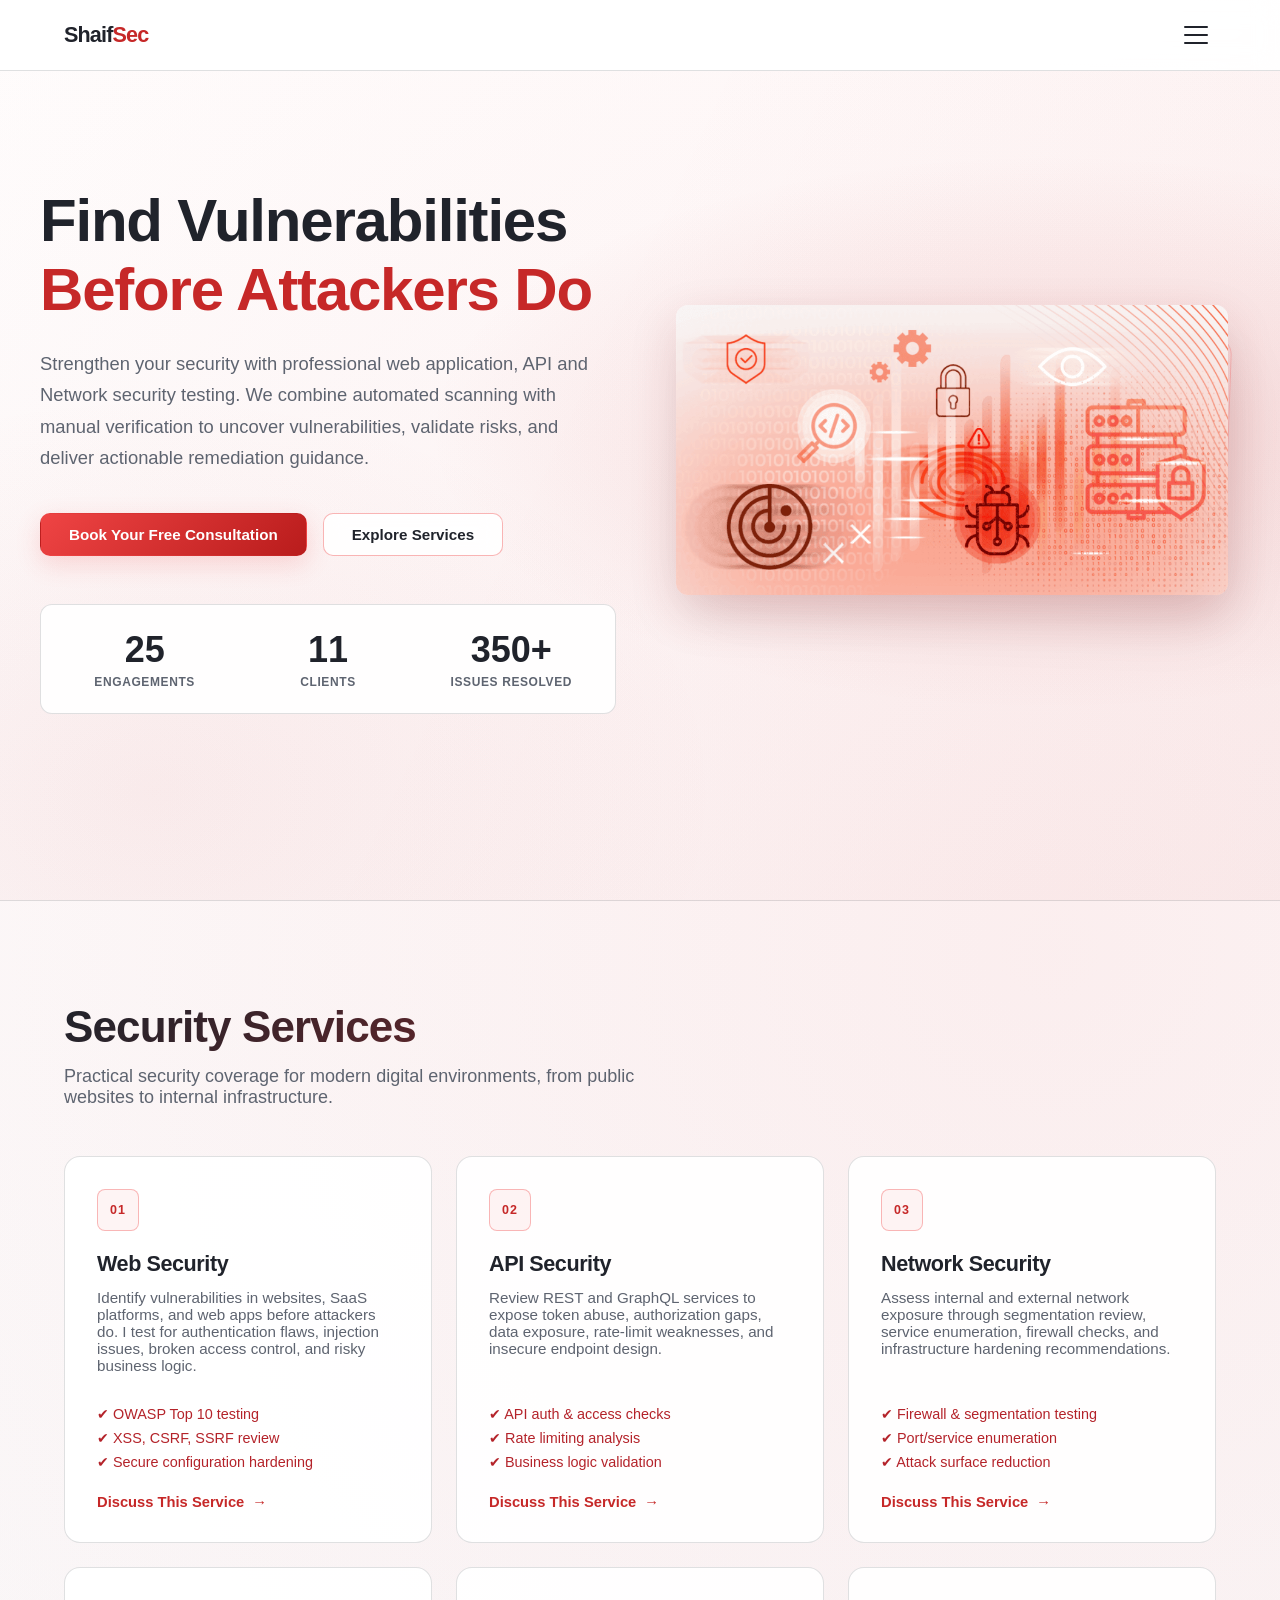
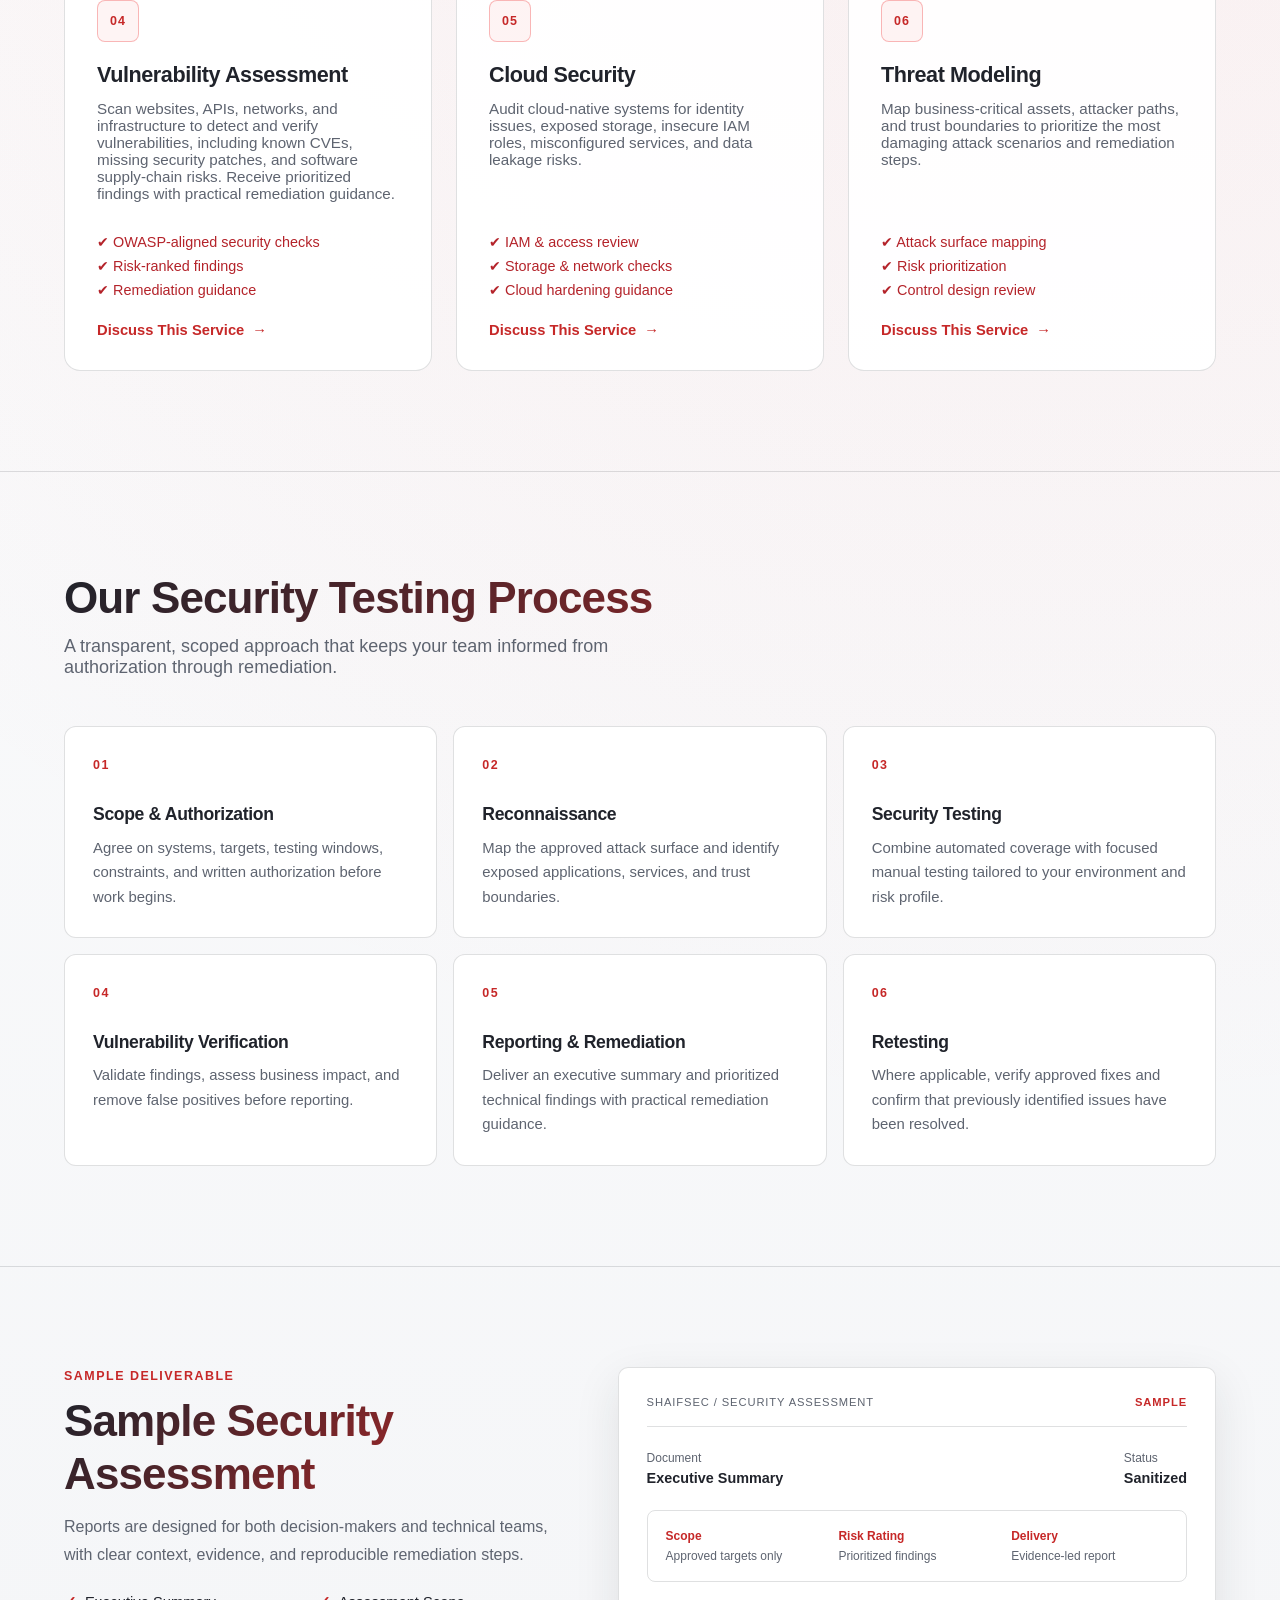
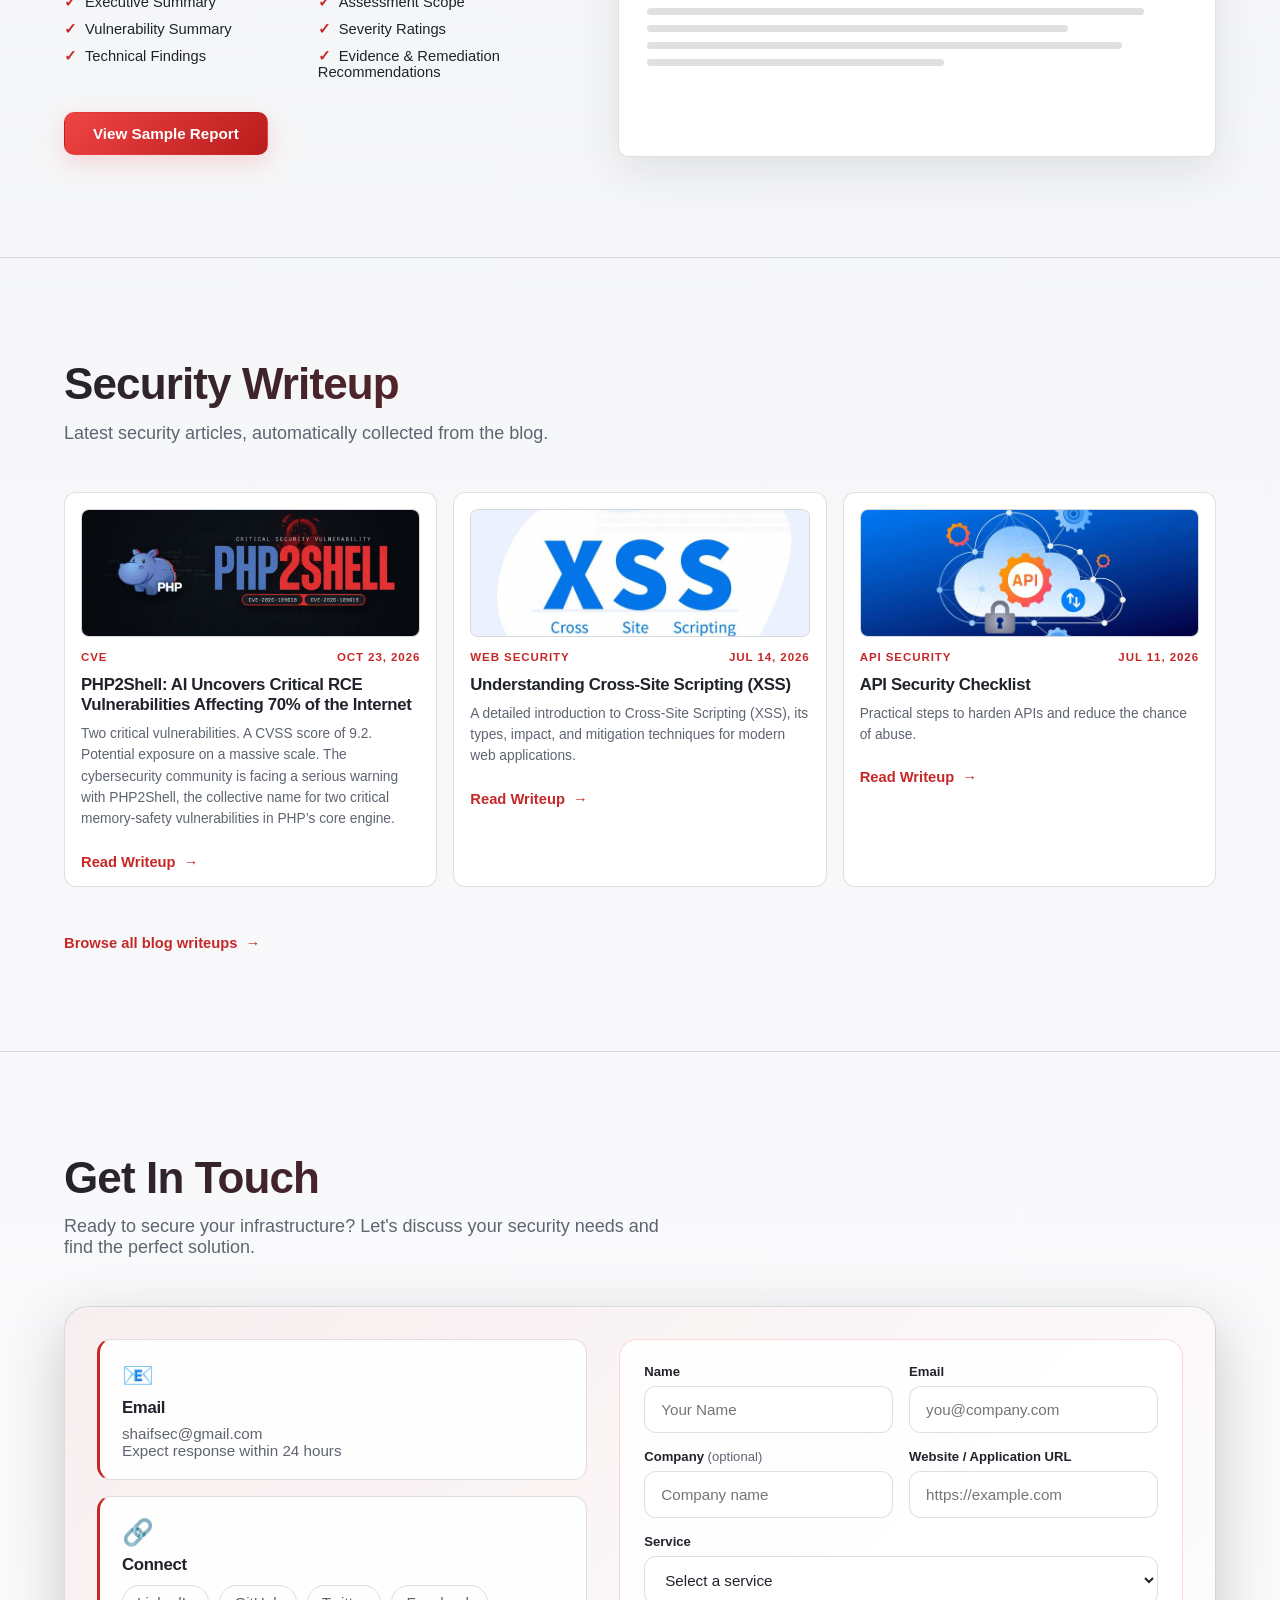
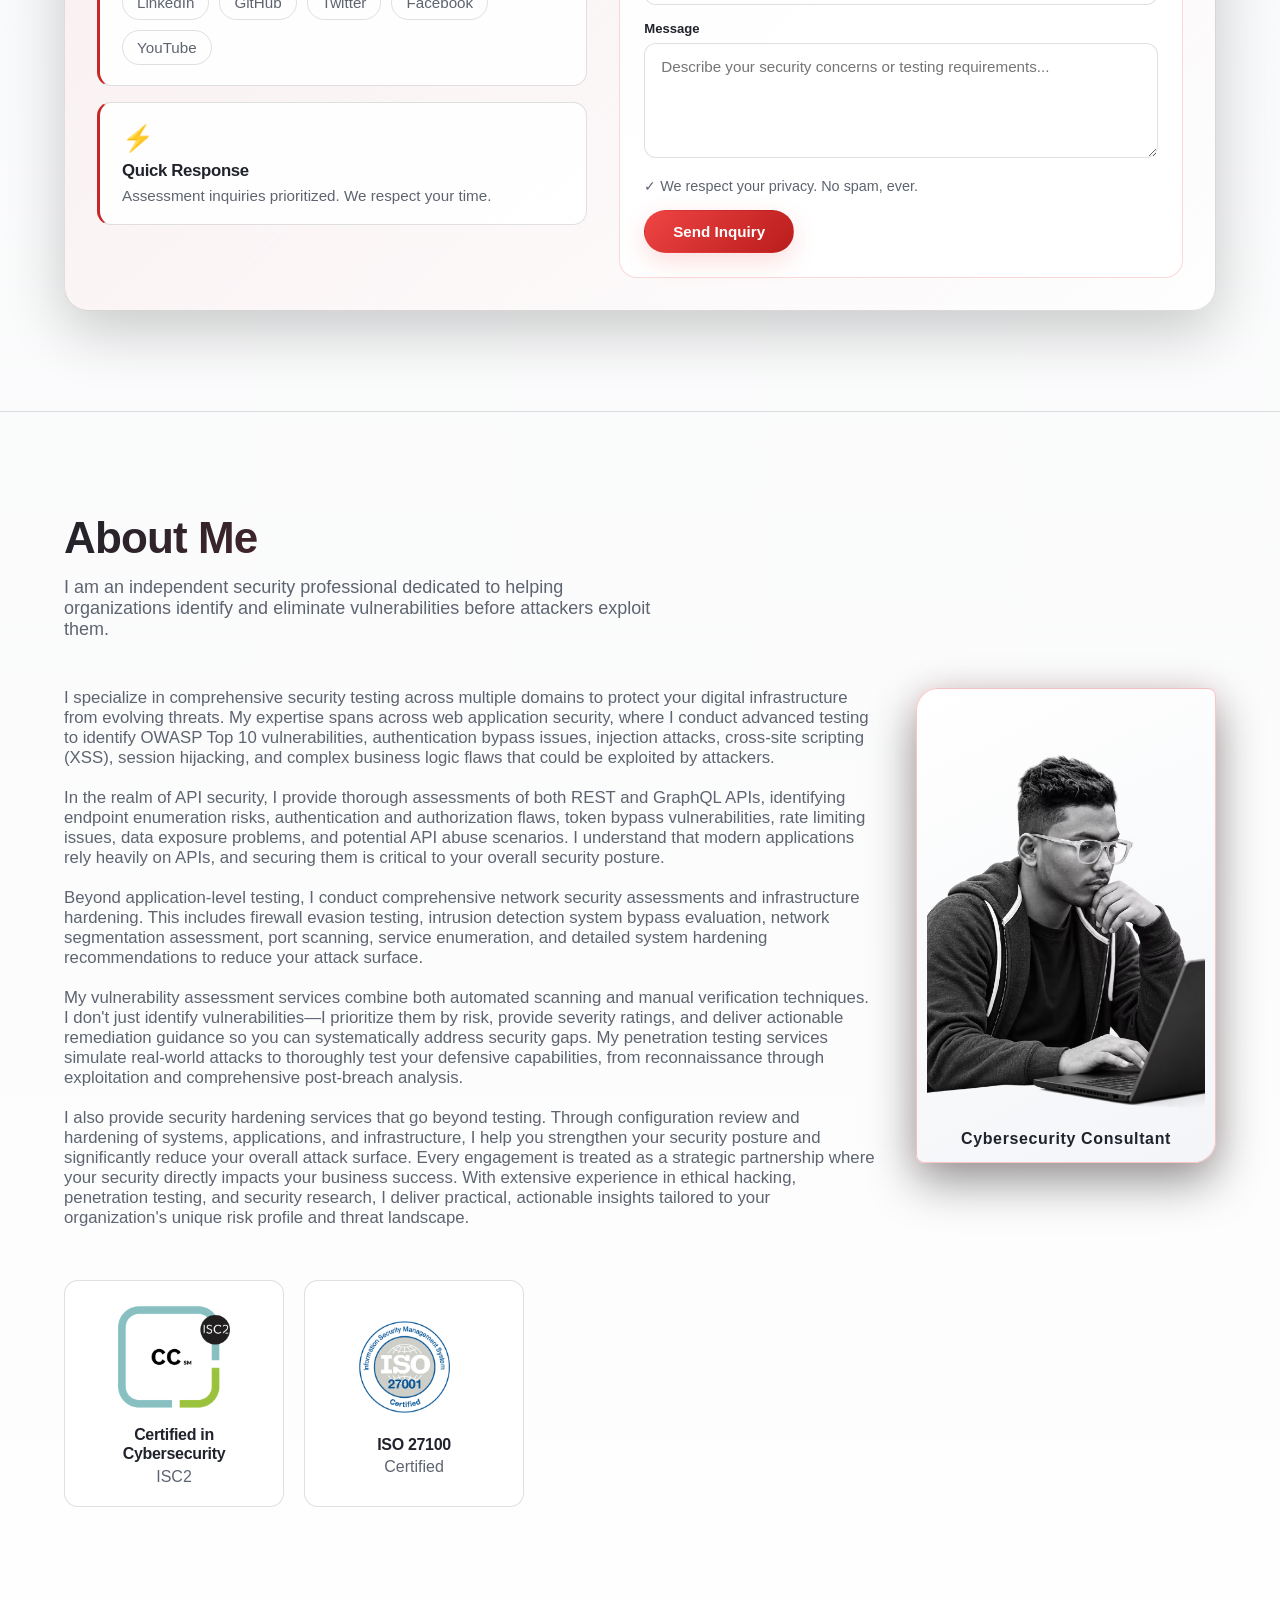
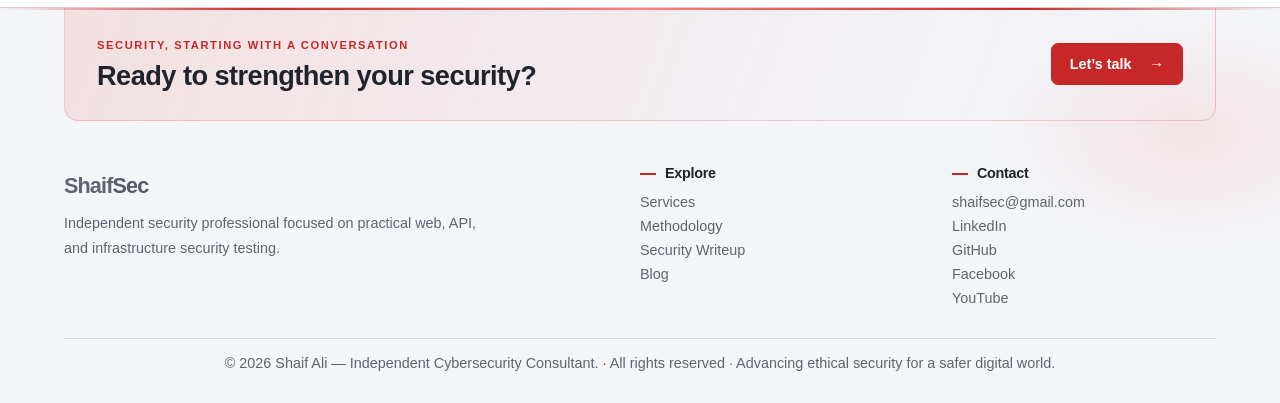
<file: index.html>
<!DOCTYPE html>
<html lang="en">
<head>
  <meta charset="UTF-8">
  <meta name="viewport" content="width=device-width, initial-scale=1.0">
  <meta name="description" content="Strengthen your security with professional web application, API and Network security testing. Automated scanning and manual verification deliver actionable remediation guidance.">
  <meta name="robots" content="index, follow, max-image-preview:large, max-snippet:-1, max-video-preview:-1">
  <meta name="keywords" content="web application security testing, API security testing, penetration testing, VAPT, security researcher">
  <meta name="author" content="Shaif Ali">
  <meta property="og:type" content="website">
  <meta property="og:site_name" content="ShaifSec">
  <meta property="og:locale" content="en_US">
  <meta property="og:title" content="ShaifSec | Web, API & Network Security Testing">
  <meta property="og:description" content="Professional web application, API and network security testing with automated scanning, manual verification, and actionable remediation guidance.">
  <meta property="og:url" content="https://shaifsec.in/">
  <meta property="og:image" content="https://shaifsec.in/banner.png">
  <meta name="twitter:card" content="summary_large_image">
  <meta name="twitter:title" content="ShaifSec | Web, API & Network Security Testing">
  <meta name="twitter:description" content="Professional web application, API and network security testing with automated scanning, manual verification, and actionable remediation guidance.">
  <meta name="twitter:image" content="https://shaifsec.in/banner.png">
  <link rel="canonical" href="https://shaifsec.in/">
  <title>ShaifSec | Web, API & Network Security Testing</title>
  <script type="application/ld+json">
  {
    "@context": "https://schema.org",
    "@graph": [
      {
        "@type": "ProfessionalService",
        "@id": "https://shaifsec.in/#organization",
        "name": "ShaifSec",
        "url": "https://shaifsec.in/",
        "logo": "https://shaifsec.in/logo-1.png",
        "image": "https://shaifsec.in/banner.png",
        "description": "Professional web application, API and network security testing using automated scanning and manual verification.",
        "email": "shaifsec@gmail.com",
        "areaServed": "Worldwide",
        "sameAs": [
          "https://linkedin.com/in/shaifsec",
          "https://github.com/shaifsec",
          "https://facebook.com/shaifsec",
          "https://youtube.com/@shaifsec"
        ],
        "founder": {
          "@id": "https://shaifsec.in/#person"
        }
      },
      {
        "@type": "Person",
        "@id": "https://shaifsec.in/#person",
        "name": "Shaif Ali",
        "url": "https://shaifsec.in/",
        "image": "https://shaifsec.in/Images/shaifsec.avif",
        "jobTitle": "Independent Cybersecurity Consultant",
        "worksFor": {
          "@id": "https://shaifsec.in/#organization"
        },
        "sameAs": [
          "https://linkedin.com/in/shaifsec",
          "https://github.com/shaifsec"
        ]
      },
      {
        "@type": "WebSite",
        "@id": "https://shaifsec.in/#website",
        "url": "https://shaifsec.in/",
        "name": "ShaifSec",
        "publisher": {
          "@id": "https://shaifsec.in/#organization"
        }
      }
    ]
  }
  </script>
  <script>
    (() => {
      const savedTheme = localStorage.getItem('shaifsec-theme');
      document.documentElement.dataset.theme = savedTheme === 'light' || savedTheme === 'dark'
        ? savedTheme
        : (matchMedia('(prefers-color-scheme: light)').matches ? 'light' : 'dark');
    })();
  </script>
  <link rel="stylesheet" href="styles.css?v=20261124-footer-logo">
</head>
<body>
  <!-- Navigation -->
  <nav class="navbar">
    <div class="container">
      <div class="nav-brand">
        <a class="brand-link" href="#hero">Shaif<span class="brand-accent">Sec</span></a>
      </div>
      <ul class="nav-menu" id="primary-navigation">
        <li><a href="#hero">Home</a></li>
        <li><a href="#services">Services</a></li>
        <li><a href="#methodology">Methodology</a></li>
        <li><a href="resources/index.html">Resources</a></li>
        <li><a href="blog/index.html">Blog</a></li>
        <li><a href="#about">About</a></li>
        <li><a href="#contact">Contact</a></li>
        <li><button class="theme-toggle" id="theme-toggle" type="button" aria-label="Toggle color theme" title="Toggle color theme">
          <svg class="theme-icon theme-icon-sun" viewBox="0 0 24 24" aria-hidden="true"><circle cx="12" cy="12" r="4"></circle><path d="M12 2v2m0 16v2M4.93 4.93l1.42 1.42m11.3 11.3 1.42 1.42M2 12h2m16 0h2M4.93 19.07l1.42-1.42m11.3-11.3 1.42-1.42"></path></svg>
          <svg class="theme-icon theme-icon-moon" viewBox="0 0 24 24" aria-hidden="true"><path d="M20.2 15.6A8.5 8.5 0 0 1 8.4 3.8 8.5 8.5 0 1 0 20.2 15.6Z"></path></svg>
        </button></li>
      </ul>
      <button class="hamburger" id="hamburger" type="button" aria-label="Toggle navigation" aria-controls="primary-navigation" aria-expanded="false">
        <span></span>
        <span></span>
        <span></span>
      </button>
    </div>
  </nav>

  <!-- Hero Section -->
  <section id="hero" class="hero">
    <div class="hero-wrapper">
      <div class="hero-content">
        <h1 class="hero-title">Find Vulnerabilities <span>Before Attackers Do</span></h1>
        <p class="hero-subtitle">Strengthen your security with professional web application, API and Network security testing. We combine automated scanning with manual verification to uncover vulnerabilities, validate risks, and deliver actionable remediation guidance.</p>
        <div class="hero-cta">
          <a href="#contact" class="btn btn-primary">Book Your Free Consultation</a>
          <a href="#services" class="btn btn-secondary">Explore Services</a>
        </div>

        <!-- Advanced Stats -->
        <div class="hero-stats">
          <div class="stat-box">
            <div class="stat-value" data-count="25">0</div>
            <div class="stat-name">Engagements</div>
          </div>
          <div class="stat-box">
            <div class="stat-value" data-count="11">0</div>
            <div class="stat-name">Clients</div>
          </div>
          <div class="stat-box">
            <div class="stat-value" data-count="350" data-suffix="+">0</div>
            <div class="stat-name">Issues Resolved</div>
          </div>
        </div>
      </div>
      
      <div class="hero-visual">
        <img src="banner.png" alt="ShaifSec banner" class="hero-logo">
      </div>
    </div>
  </section>

  <!-- Services Section -->
  <section id="services" class="services">
    <div class="container">
      <h2 class="section-title">Security Services</h2>
      <p class="section-subtitle">Practical security coverage for modern digital environments, from public websites to internal infrastructure.</p>

      <div class="services-grid">
        <article class="service-card">
          <div class="service-icon" aria-hidden="true">01</div>
          <h3>Web Security</h3>
          <p>Identify vulnerabilities in websites, SaaS platforms, and web apps before attackers do. I test for authentication flaws, injection issues, broken access control, and risky business logic.</p>
          <ul class="service-features">
            <li>✔ OWASP Top 10 testing</li>
            <li>✔ XSS, CSRF, SSRF review</li>
            <li>✔ Secure configuration hardening</li>
          </ul>
          <a class="service-link" href="#contact" data-service="Web Security">Discuss This Service <span aria-hidden="true">→</span></a>
        </article>

        <article class="service-card">
          <div class="service-icon" aria-hidden="true">02</div>
          <h3>API Security</h3>
          <p>Review REST and GraphQL services to expose token abuse, authorization gaps, data exposure, rate-limit weaknesses, and insecure endpoint design.</p>
          <ul class="service-features">
            <li>✔ API auth & access checks</li>
            <li>✔ Rate limiting analysis</li>
            <li>✔ Business logic validation</li>
          </ul>
          <a class="service-link" href="#contact" data-service="API Security">Discuss This Service <span aria-hidden="true">→</span></a>
        </article>

        <article class="service-card">
          <div class="service-icon" aria-hidden="true">03</div>
          <h3>Network Security</h3>
          <p>Assess internal and external network exposure through segmentation review, service enumeration, firewall checks, and infrastructure hardening recommendations.</p>
          <ul class="service-features">
            <li>✔ Firewall & segmentation testing</li>
            <li>✔ Port/service enumeration</li>
            <li>✔ Attack surface reduction</li>
          </ul>
          <a class="service-link" href="#contact" data-service="Network Security">Discuss This Service <span aria-hidden="true">→</span></a>
        </article>

        <article class="service-card">
          <div class="service-icon" aria-hidden="true">04</div>
          <h3>Vulnerability Assessment</h3>
          <p>Scan websites, APIs, networks, and infrastructure to detect and verify vulnerabilities, including known CVEs, missing security patches, and software supply-chain risks. Receive prioritized findings with practical remediation guidance.</p>
          <ul class="service-features">
            <li>✔ OWASP-aligned security checks</li>
            <li>✔ Risk-ranked findings</li>
            <li>✔ Remediation guidance</li>
          </ul>
          <a class="service-link" href="#contact" data-service="Vulnerability Assessment">Discuss This Service <span aria-hidden="true">→</span></a>
        </article>

        <article class="service-card">
          <div class="service-icon" aria-hidden="true">05</div>
          <h3>Cloud Security</h3>
          <p>Audit cloud-native systems for identity issues, exposed storage, insecure IAM roles, misconfigured services, and data leakage risks.</p>
          <ul class="service-features">
            <li>✔ IAM & access review</li>
            <li>✔ Storage & network checks</li>
            <li>✔ Cloud hardening guidance</li>
          </ul>
          <a class="service-link" href="#contact" data-service="Cloud Security">Discuss This Service <span aria-hidden="true">→</span></a>
        </article>

        <article class="service-card">
          <div class="service-icon" aria-hidden="true">06</div>
          <h3>Threat Modeling</h3>
          <p>Map business-critical assets, attacker paths, and trust boundaries to prioritize the most damaging attack scenarios and remediation steps.</p>
          <ul class="service-features">
            <li>✔ Attack surface mapping</li>
            <li>✔ Risk prioritization</li>
            <li>✔ Control design review</li>
          </ul>
          <a class="service-link" href="#contact" data-service="Threat Modeling">Discuss This Service <span aria-hidden="true">→</span></a>
        </article>
      </div>
    </div>
  </section>

  <!-- Security Testing Process -->
  <section id="methodology" class="methodology">
    <div class="container">
      <h2 class="section-title">Our Security Testing Process</h2>
      <p class="section-subtitle">A transparent, scoped approach that keeps your team informed from authorization through remediation.</p>
      <div class="process-grid" aria-label="Security testing process">
        <article class="process-step"><span>01</span><h3>Scope &amp; Authorization</h3><p>Agree on systems, targets, testing windows, constraints, and written authorization before work begins.</p></article>
        <article class="process-step"><span>02</span><h3>Reconnaissance</h3><p>Map the approved attack surface and identify exposed applications, services, and trust boundaries.</p></article>
        <article class="process-step"><span>03</span><h3>Security Testing</h3><p>Combine automated coverage with focused manual testing tailored to your environment and risk profile.</p></article>
        <article class="process-step"><span>04</span><h3>Vulnerability Verification</h3><p>Validate findings, assess business impact, and remove false positives before reporting.</p></article>
        <article class="process-step"><span>05</span><h3>Reporting &amp; Remediation</h3><p>Deliver an executive summary and prioritized technical findings with practical remediation guidance.</p></article>
        <article class="process-step"><span>06</span><h3>Retesting</h3><p>Where applicable, verify approved fixes and confirm that previously identified issues have been resolved.</p></article>
      </div>
    </div>
  </section>

  <!-- Sample Security Assessment -->
  <section id="sample-audit" class="sample-audit">
    <div class="container">
      <div class="sample-layout">
        <div class="sample-copy">
          <p class="eyebrow">Sample deliverable</p>
          <h2 class="section-title">Sample Security Assessment</h2>
          <p>Reports are designed for both decision-makers and technical teams, with clear context, evidence, and reproducible remediation steps.</p>
          <ul class="sample-list">
            <li>Executive Summary</li>
            <li>Assessment Scope</li>
            <li>Vulnerability Summary</li>
            <li>Severity Ratings</li>
            <li>Technical Findings</li>
            <li>Evidence &amp; Remediation Recommendations</li>
          </ul>
          <a href="PDF/sample-security-audit.pdf" class="btn btn-primary" target="_blank" rel="noopener">View Sample Report</a>
        </div>
        <div class="report-preview" role="img" aria-label="Preview of a professional security assessment report">
          <div class="report-header"><span>SHAIFSEC / SECURITY ASSESSMENT</span><strong>SAMPLE</strong></div>
          <div class="report-meta"><div><small>Document</small><b>Executive Summary</b></div><div><small>Status</small><b>Sanitized</b></div></div>
          <div class="report-summary">
            <div><b>Scope</b><span>Approved targets only</span></div>
            <div><b>Risk Rating</b><span>Prioritized findings</span></div>
            <div><b>Delivery</b><span>Evidence-led report</span></div>
          </div>
          <div class="report-lines"><i></i><i></i><i></i><i></i></div>
        </div>
      </div>
    </div>
  </section>

  <!-- Latest security writeups -->
  <section id="writeups" class="portfolio">
    <div class="container">
      <h2 class="section-title">Security Writeup</h2>
      <p class="section-subtitle">Latest security articles, automatically collected from the blog.</p>
      <div class="portfolio-grid" id="latest-content" aria-live="polite">
        <p class="content-status">Loading latest writeups…</p>
      </div>
      <div class="writeups-links">
        <a class="service-link" href="blog/index.html">Browse all blog writeups <span aria-hidden="true">→</span></a>
      </div>
    </div>
  </section>

  <!-- Contact Section -->
  <section id="contact" class="contact">
    <div class="container">
      <h2 class="section-title">Get In Touch</h2>
      <p class="section-subtitle">Ready to secure your infrastructure? Let's discuss your security needs and find the perfect solution.</p>
      
      <div class="contact-wrapper">
        <div class="contact-info">
          <div class="contact-item">
            <div class="contact-icon">📧</div>
            <h4>Email</h4>
            <p><a href="mailto:shaifsec@gmail.com">shaifsec@gmail.com</a></p>
            <p class="contact-note">Expect response within 24 hours</p>
          </div>

          <div class="contact-item">
            <div class="contact-icon">🔗</div>
            <h4>Connect</h4>
            <div class="social-links">
              <a href="https://linkedin.com/in/shaifsec" target="_blank" class="social-link">LinkedIn</a>
              <a href="https://github.com/shaifsec" target="_blank" class="social-link">GitHub</a>
              <a href="https://twitter.com/shaifsec" target="_blank" class="social-link">Twitter</a>
              <a href="https://facebook.com/shaifsec" target="_blank" rel="noopener" class="social-link">Facebook</a>
              <a href="https://youtube.com/@shaifsec" target="_blank" rel="noopener" class="social-link">YouTube</a>
            </div>
          </div>

          <div class="contact-item">
            <div class="contact-icon">⚡</div>
            <h4>Quick Response</h4>
            <p class="contact-note">Assessment inquiries prioritized. We respect your time.</p>
          </div>
        </div>

        <form class="contact-form" id="contactForm">
          <div class="form-row">
            <div class="form-group">
              <label for="contact-name">Name</label>
              <input id="contact-name" type="text" name="name" placeholder="Your Name" autocomplete="name" required>
            </div>
            <div class="form-group">
              <label for="contact-email">Email</label>
              <input id="contact-email" type="email" name="email" placeholder="you@company.com" autocomplete="email" required>
            </div>
          </div>

          <div class="form-row">
            <div class="form-group">
              <label for="contact-company">Company <span>(optional)</span></label>
              <input id="contact-company" type="text" name="company" placeholder="Company name" autocomplete="organization">
            </div>
            <div class="form-group">
              <label for="contact-url">Website / Application URL</label>
              <input id="contact-url" type="text" name="url" placeholder="https://example.com">
            </div>
          </div>

          <div class="form-group">
            <label for="contact-service">Service</label>
            <select id="contact-service" name="service" required>
              <option value="">Select a service</option>
              <option>Web Security</option>
              <option>API Security</option>
              <option>Network Security</option>
              <option>Vulnerability Assessment</option>
              <option>Cloud Security</option>
              <option>Threat Modeling</option>
              <option>Other / Custom Assessment</option>
            </select>
          </div>

          <div class="form-group">
            <label for="contact-message">Message</label>
            <textarea id="contact-message" name="message" placeholder="Describe your security concerns or testing requirements..." rows="5" required></textarea>
          </div>

          <div class="form-note">
            <span>✓</span> We respect your privacy. No spam, ever.
          </div>

          <div class="form-row">
            <button type="submit" class="btn btn-primary btn-submit">Send Inquiry</button>
          </div>
        </form>
      </div>
    </div>
  </section>

  <!-- About Me Section -->
  <section id="about" class="about">
    <div class="container">
      <h2 class="section-title">About Me</h2>
      <p class="section-subtitle">I am an independent security professional dedicated to helping organizations identify and eliminate vulnerabilities before attackers exploit them.</p>
      
      <div class="about-description">
        <div class="about-content-text">
          <p>I specialize in comprehensive security testing across multiple domains to protect your digital infrastructure from evolving threats. My expertise spans across web application security, where I conduct advanced testing to identify OWASP Top 10 vulnerabilities, authentication bypass issues, injection attacks, cross-site scripting (XSS), session hijacking, and complex business logic flaws that could be exploited by attackers.</p>

          <p>In the realm of API security, I provide thorough assessments of both REST and GraphQL APIs, identifying endpoint enumeration risks, authentication and authorization flaws, token bypass vulnerabilities, rate limiting issues, data exposure problems, and potential API abuse scenarios. I understand that modern applications rely heavily on APIs, and securing them is critical to your overall security posture.</p>

          <p>Beyond application-level testing, I conduct comprehensive network security assessments and infrastructure hardening. This includes firewall evasion testing, intrusion detection system bypass evaluation, network segmentation assessment, port scanning, service enumeration, and detailed system hardening recommendations to reduce your attack surface.</p>

          <p>My vulnerability assessment services combine both automated scanning and manual verification techniques. I don't just identify vulnerabilities—I prioritize them by risk, provide severity ratings, and deliver actionable remediation guidance so you can systematically address security gaps. My penetration testing services simulate real-world attacks to thoroughly test your defensive capabilities, from reconnaissance through exploitation and comprehensive post-breach analysis.</p>

          <p>I also provide security hardening services that go beyond testing. Through configuration review and hardening of systems, applications, and infrastructure, I help you strengthen your security posture and significantly reduce your overall attack surface. Every engagement is treated as a strategic partnership where your security directly impacts your business success. With extensive experience in ethical hacking, penetration testing, and security research, I deliver practical, actionable insights tailored to your organization's unique risk profile and threat landscape.</p>
        </div>
        <figure class="about-profile-image">
          <img src="Images/shaifsec.avif" alt="Shaif Ali, independent security professional">
          <figcaption>Cybersecurity Consultant</figcaption>
        </figure>
      </div>

      <div class="certifications-list">
        <div class="certification-card" tabindex="0">
          <img src="Images/isc2-certified.png" alt="ISC2 Certified in Cybersecurity certification badge">
          <div class="certification-content">
            <h3>Certified in Cybersecurity</h3>
            <p>ISC2</p>
          </div>
          <p class="certification-description">Foundational knowledge of security principles, access controls, network security, and incident response.</p>
        </div>
        <div class="certification-card" tabindex="0">
          <img src="Images/iso-27100-certified.png" alt="ISO 27100 certification badge">
          <div class="certification-content">
            <h3>ISO 27100</h3>
            <p>Certified</p>
          </div>
          <p class="certification-description">Introduces cybersecurity concepts and principles for understanding and managing cyber risk.</p>
        </div>
      </div>
    </div>
  </section>

  <!-- Footer -->
  <footer class="footer">
    <div class="container">
      <div class="footer-cta">
        <div>
          <span class="footer-kicker">SECURITY, STARTING WITH A CONVERSATION</span>
          <h2>Ready to strengthen your security?</h2>
        </div>
        <a class="footer-cta-link" href="mailto:shaifsec@gmail.com">Let’s talk <span aria-hidden="true">→</span></a>
      </div>
      <div class="footer-grid">
        <div>
          <a class="footer-brand" href="#hero">Shaif<span class="brand-accent">Sec</span></a>
          <p>Independent security professional focused on practical web, API, and infrastructure security testing.</p>
        </div>
        <div>
          <h3>Explore</h3>
          <a href="#services">Services</a>
          <a href="#methodology">Methodology</a>
          <a href="#writeups">Security Writeup</a>
          <a href="blog/index.html">Blog</a>
        </div>
        <div>
          <h3>Contact</h3>
          <a href="mailto:shaifsec@gmail.com">shaifsec@gmail.com</a>
          <a href="https://linkedin.com/in/shaifsec" target="_blank" rel="noopener">LinkedIn</a>
          <a href="https://github.com/shaifsec" target="_blank" rel="noopener">GitHub</a>
          <a href="https://facebook.com/shaifsec" target="_blank" rel="noopener">Facebook</a>
          <a href="https://youtube.com/@shaifsec" target="_blank" rel="noopener">YouTube</a>
        </div>
      </div>
      <p class="footer-copy">
        &copy; 2026 Shaif Ali — Independent Cybersecurity Consultant.
        <span class="footer-note">All rights reserved · Advancing ethical security for a safer digital world.</span>
      </p>
    </div>
  </footer>

  <script src="script.js?v=20261124-scroll-top"></script>
  <script src="writeups.js?v=20261124"></script>
</body>
</html>
</file>
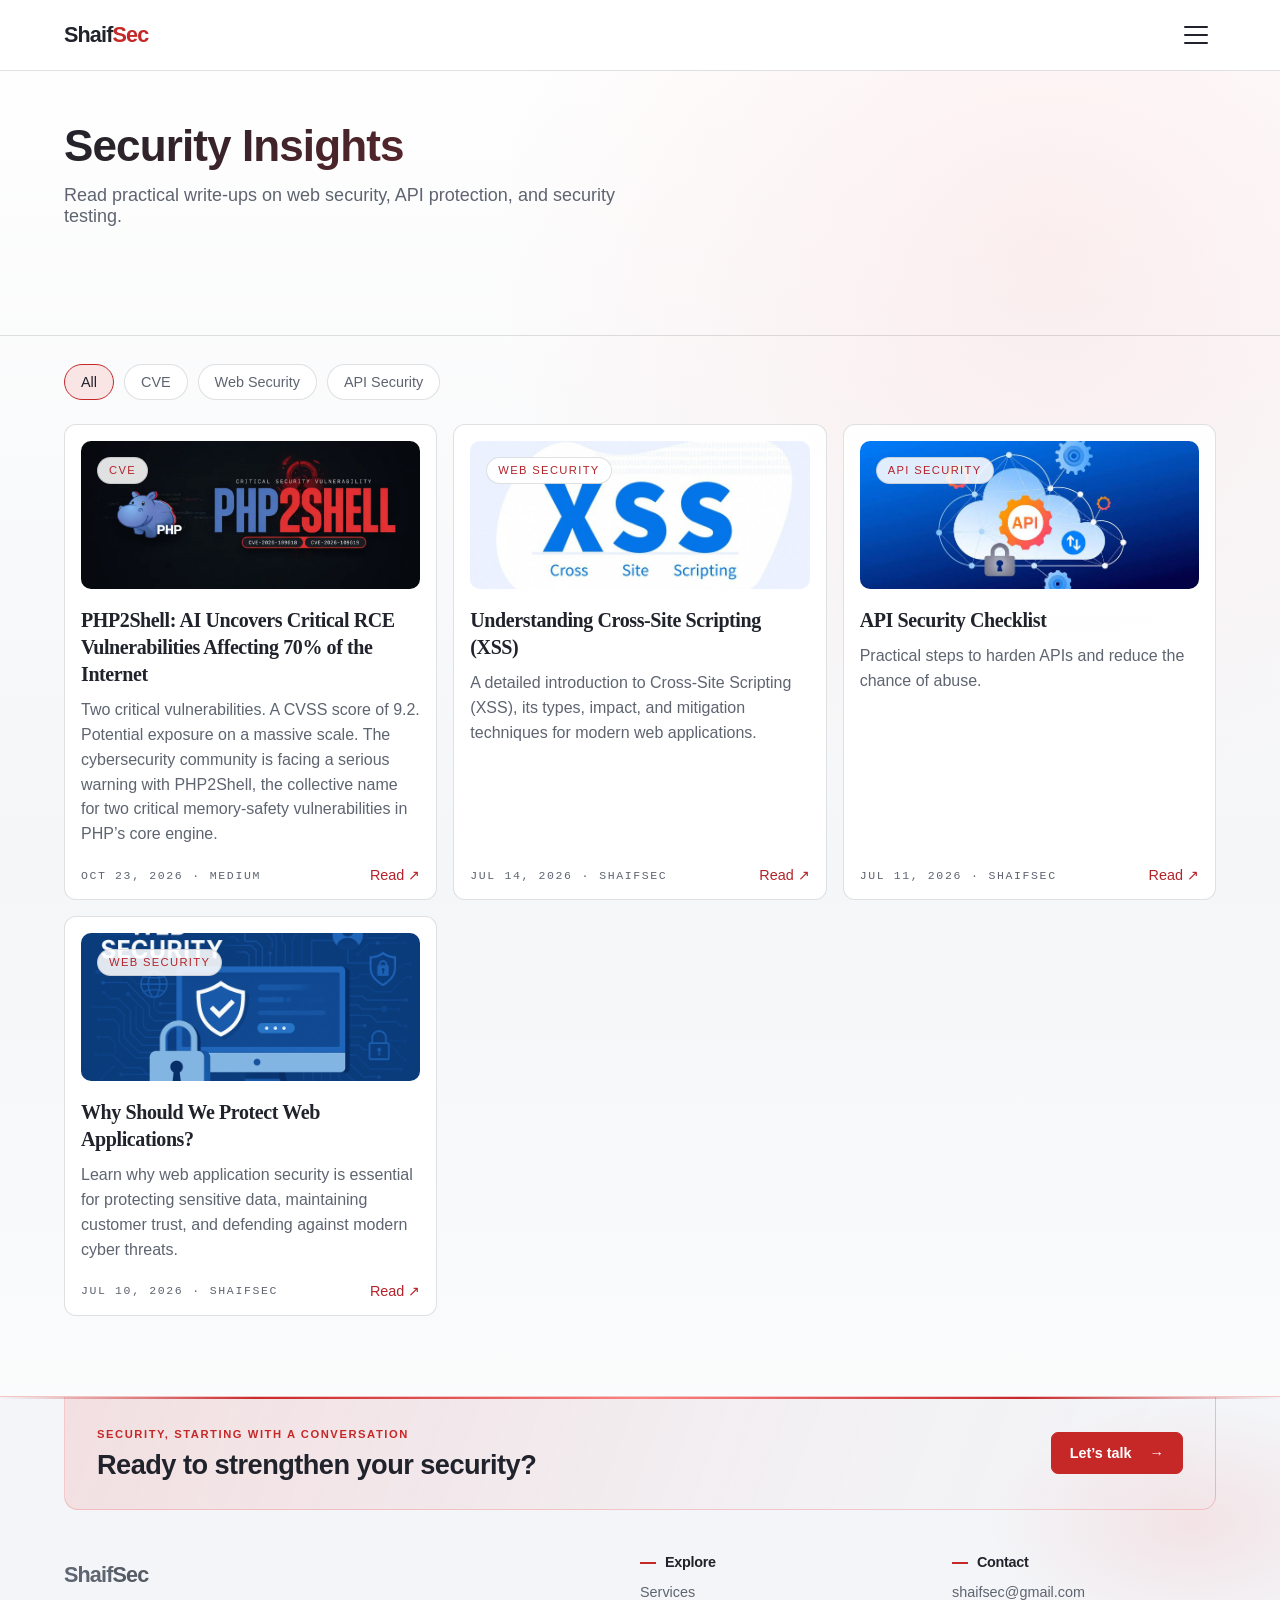
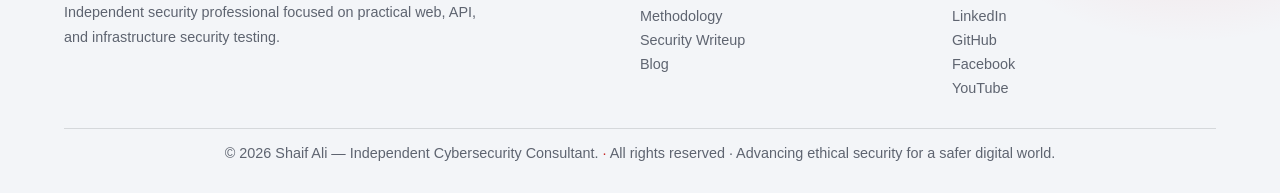
<file: blog/index.html>
<!DOCTYPE html>
<html lang="en">
<head>
  <meta charset="UTF-8" />
  <meta name="viewport" content="width=device-width, initial-scale=1.0" />
  <meta name="description" content="Explore practical security research and guidance on web application security, API protection, and vulnerability testing from ShaifSec.">
  <meta name="robots" content="index, follow, max-image-preview:large, max-snippet:-1, max-video-preview:-1">
  <meta name="author" content="Shaif Ali">
  <meta property="og:type" content="website">
  <meta property="og:site_name" content="ShaifSec">
  <meta property="og:title" content="Security Insights | ShaifSec">
  <meta property="og:description" content="Practical security research and guidance on web application security, API protection, and vulnerability testing.">
  <meta property="og:url" content="https://shaifsec.in/blog/">
  <meta property="og:image" content="https://shaifsec.in/banner.png">
  <meta name="twitter:card" content="summary_large_image">
  <meta name="twitter:title" content="Security Insights | ShaifSec">
  <meta name="twitter:description" content="Practical security research and guidance on web application security, API protection, and vulnerability testing.">
  <meta name="twitter:image" content="https://shaifsec.in/banner.png">
  <link rel="canonical" href="https://shaifsec.in/blog/">
  <title>Security Insights | ShaifSec</title>
  <script>
    (() => {
      const savedTheme = localStorage.getItem('shaifsec-theme');
      document.documentElement.dataset.theme = savedTheme === 'light' || savedTheme === 'dark'
        ? savedTheme
        : (matchMedia('(prefers-color-scheme: light)').matches ? 'light' : 'dark');
    })();
  </script>
  <script src="../script.js?v=20261124-scroll-top"></script>
  <link rel="stylesheet" href="../styles.css?v=20261124-footer-logo" />
  <link rel="stylesheet" href="styles.css?v=20261124-native-cursor" />
</head>
<body>
  <nav class="navbar blog-navbar">
    <div class="container">
      <div class="nav-brand">
        <a href="../index.html#hero" class="brand-link">Shaif<span class="brand-accent">Sec</span></a>
      </div>
      <ul class="nav-menu" id="primary-navigation">
        <li><a href="../index.html#hero">Home</a></li>
        <li><a href="../index.html#services">Services</a></li>
        <li><a href="../index.html#methodology">Methodology</a></li>
        <li><a href="../resources/index.html">Resources</a></li>
        <li><a href="index.html" class="active">Blog</a></li>
        <li><a href="../index.html#about">About</a></li>
        <li><a href="../index.html#contact">Contact</a></li>
        <li><button class="theme-toggle" id="theme-toggle" type="button" aria-label="Toggle color theme" title="Toggle color theme">
          <svg class="theme-icon theme-icon-sun" viewBox="0 0 24 24" aria-hidden="true"><circle cx="12" cy="12" r="4"></circle><path d="M12 2v2m0 16v2M4.93 4.93l1.42 1.42m11.3 11.3 1.42 1.42M2 12h2m16 0h2M4.93 19.07l1.42-1.42m11.3-11.3 1.42-1.42"></path></svg>
          <svg class="theme-icon theme-icon-moon" viewBox="0 0 24 24" aria-hidden="true"><path d="M20.2 15.6A8.5 8.5 0 0 1 8.4 3.8 8.5 8.5 0 1 0 20.2 15.6Z"></path></svg>
        </button></li>
      </ul>
      <button class="hamburger" id="hamburger" type="button" aria-label="Toggle navigation" aria-controls="primary-navigation" aria-expanded="false">
        <span></span>
        <span></span>
        <span></span>
      </button>
    </div>
  </nav>

  <main class="blog-page">
    <section class="blog-hero">
      <div class="container">
        <h1 class="section-title">Security Insights</h1>
        <p class="section-subtitle">Read practical write-ups on web security, API protection, and security testing.</p>
      </div>
    </section>

    <section class="container">
      <div class="blog-filters" role="group" aria-label="Filter blog posts by category">
        <button class="blog-filter is-active" type="button" data-category="all" aria-pressed="true">All</button>
        <button class="blog-filter" type="button" data-category="CVE" aria-pressed="false">CVE</button>
        <button class="blog-filter" type="button" data-category="Web Security" aria-pressed="false">Web Security</button>
        <button class="blog-filter" type="button" data-category="API Security" aria-pressed="false">API Security</button>
      </div>
      <p class="blog-empty-state" id="blog-empty-state" aria-live="polite" hidden>No posts found in this category yet.</p>
      <div id="blog-list" class="blog-list"></div>
    </section>
  </main>

  <footer class="footer">
    <div class="container">
      <div class="footer-cta">
        <div>
          <span class="footer-kicker">SECURITY, STARTING WITH A CONVERSATION</span>
          <h2>Ready to strengthen your security?</h2>
        </div>
        <a class="footer-cta-link" href="mailto:shaifsec@gmail.com">Let’s talk <span aria-hidden="true">→</span></a>
      </div>
      <div class="footer-grid">
        <div>
          <a class="footer-brand" href="../index.html#hero">Shaif<span class="brand-accent">Sec</span></a>
          <p>Independent security professional focused on practical web, API, and infrastructure security testing.</p>
        </div>
        <div>
          <h3>Explore</h3>
          <a href="../index.html#services">Services</a>
          <a href="../index.html#methodology">Methodology</a>
          <a href="../index.html#writeups">Security Writeup</a>
          <a href="index.html">Blog</a>
        </div>
        <div>
          <h3>Contact</h3>
          <a href="mailto:shaifsec@gmail.com">shaifsec@gmail.com</a>
          <a href="https://linkedin.com/in/shaifsec" target="_blank" rel="noopener">LinkedIn</a>
          <a href="https://github.com/shaifsec" target="_blank" rel="noopener">GitHub</a>
          <a href="https://facebook.com/shaifsec" target="_blank" rel="noopener">Facebook</a>
          <a href="https://youtube.com/@shaifsec" target="_blank" rel="noopener">YouTube</a>
        </div>
      </div>
      <p class="footer-copy">
        &copy; 2026 Shaif Ali — Independent Cybersecurity Consultant.
        <span class="footer-note">All rights reserved · Advancing ethical security for a safer digital world.</span>
      </p>
    </div>
  </footer>

  <script src="blogs.js"></script>
</body>
</html>
</file>
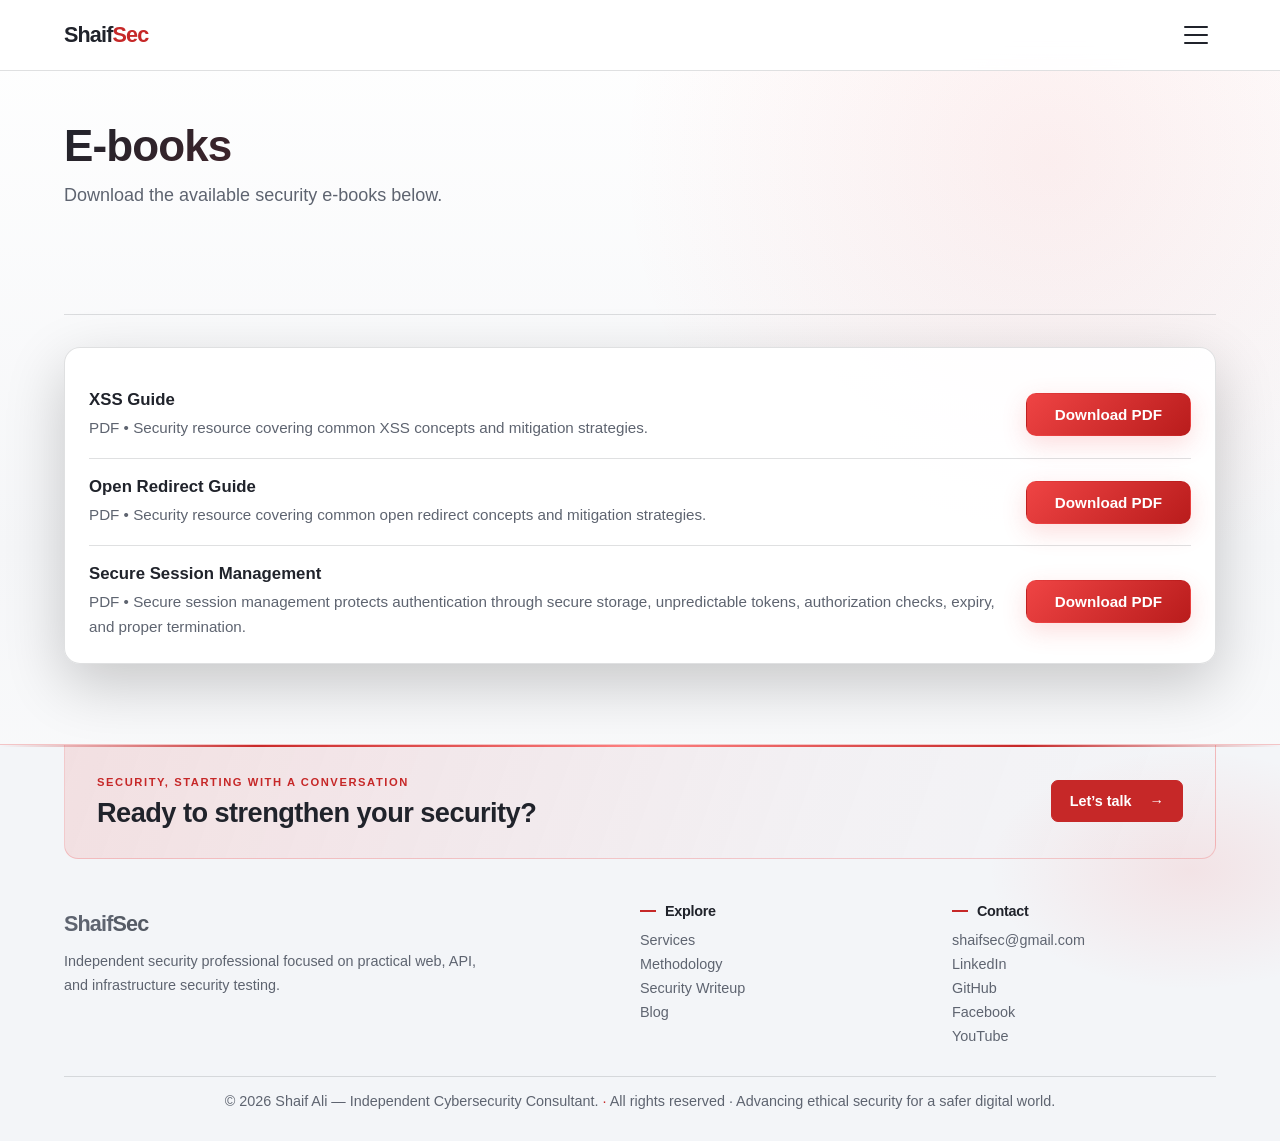
<file: resources/index.html>
<!DOCTYPE html>
<html lang="en">
<head>
  <meta charset="UTF-8" />
  <meta name="viewport" content="width=device-width, initial-scale=1.0" />
  <meta name="description" content="Browse and download practical cybersecurity resources and e-books on web security, application security, and secure session management.">
  <meta name="robots" content="index, follow, max-image-preview:large, max-snippet:-1, max-video-preview:-1">
  <meta name="author" content="Shaif Ali">
  <meta property="og:type" content="website">
  <meta property="og:site_name" content="ShaifSec">
  <meta property="og:title" content="Cybersecurity Resources | ShaifSec">
  <meta property="og:description" content="Download practical cybersecurity guides and e-books covering web security and secure application development.">
  <meta property="og:url" content="https://shaifsec.in/resources/">
  <meta property="og:image" content="https://shaifsec.in/banner.png">
  <meta name="twitter:card" content="summary_large_image">
  <meta name="twitter:title" content="Cybersecurity Resources | ShaifSec">
  <meta name="twitter:description" content="Download practical cybersecurity guides and e-books covering web security and secure application development.">
  <meta name="twitter:image" content="https://shaifsec.in/banner.png">
  <link rel="canonical" href="https://shaifsec.in/resources/">
  <title>Cybersecurity Resources | ShaifSec</title>
  <script>
    (() => {
      const savedTheme = localStorage.getItem('shaifsec-theme');
      document.documentElement.dataset.theme = savedTheme === 'light' || savedTheme === 'dark'
        ? savedTheme
        : (matchMedia('(prefers-color-scheme: light)').matches ? 'light' : 'dark');
    })();
  </script>
  <link rel="stylesheet" href="../styles.css?v=20261124-footer-logo" />
  <link rel="stylesheet" href="../blog/styles.css?v=20261124-native-cursor" />
  <style>
    body {
      background: var(--page-background, var(--bg-darker, #02050b));
      color: var(--text-light);
      min-height: 100vh;
    }

    .resources-page {
      padding: 0 0 80px;
    }

    .resources-hero {
      padding: 120px 0 60px;
      border-bottom: 1px solid var(--border-color);
      text-align: left;
    }

    .resources-card {
      background: var(--bg-card);
      border: 1px solid var(--border-color);
      border-radius: 16px;
      padding: 24px;
      margin-top: 32px;
      box-shadow: 0 20px 60px rgba(0, 0, 0, 0.2);
    }

    .resource-item {
      display: flex;
      justify-content: space-between;
      align-items: center;
      gap: 16px;
      padding: 18px 0;
      border-bottom: 1px solid var(--border-color);
    }

    .resource-item:last-child {
      border-bottom: none;
      padding-bottom: 0;
    }

    .resource-item strong {
      display: block;
      margin-bottom: 6px;
      font-size: 1.05rem;
    }

    .resource-item span {
      color: var(--text-muted);
      font-size: 0.95rem;
      line-height: 1.6;
    }

    .download-btn {
      white-space: nowrap;
    }

    @media (max-width: 640px) {
      .resources-page {
        padding: 104px 0 48px;
      }

      .resources-hero {
        padding: 28px 0 36px;
      }

      .resources-card {
        margin-top: 24px;
        padding: 16px;
        border-radius: 12px;
      }

      .resource-item {
        flex-direction: column;
        align-items: flex-start;
        gap: 12px;
        padding: 16px 0;
      }

      .download-btn {
        width: 100%;
      }
    }
  </style>
</head>
<body>
  <nav class="navbar blog-navbar">
    <div class="container">
      <div class="nav-brand">
        <a href="../index.html#hero" class="brand-link">Shaif<span class="brand-accent">Sec</span></a>
      </div>
      <ul class="nav-menu" id="primary-navigation">
        <li><a href="../index.html#hero" aria-label="Go to homepage">Home</a></li>
        <li><a href="../index.html#services" aria-label="View security services">Services</a></li>
        <li><a href="../index.html#methodology" aria-label="View security testing methodology">Methodology</a></li>
        <li><a href="./index.html" class="active" aria-current="page">Resources</a></li>
        <li><a href="../blog/index.html" aria-label="View security blog">Blog</a></li>
        <li><a href="../index.html#about" aria-label="About Shaif Ali">About</a></li>
        <li><a href="../index.html#contact" aria-label="Contact ShaifSec">Contact</a></li>
        <li><button class="theme-toggle" id="theme-toggle" type="button" aria-label="Toggle color theme" title="Toggle color theme">
          <svg class="theme-icon theme-icon-sun" viewBox="0 0 24 24" aria-hidden="true"><circle cx="12" cy="12" r="4"></circle><path d="M12 2v2m0 16v2M4.93 4.93l1.42 1.42m11.3 11.3 1.42 1.42M2 12h2m16 0h2M4.93 19.07l1.42-1.42m11.3-11.3 1.42-1.42"></path></svg>
          <svg class="theme-icon theme-icon-moon" viewBox="0 0 24 24" aria-hidden="true"><path d="M20.2 15.6A8.5 8.5 0 0 1 8.4 3.8 8.5 8.5 0 1 0 20.2 15.6Z"></path></svg>
        </button></li>
      </ul>
      <button class="hamburger" id="hamburger" type="button" aria-label="Toggle navigation" aria-controls="primary-navigation" aria-expanded="false">
        <span></span>
        <span></span>
        <span></span>
      </button>
    </div>
  </nav>

  <main class="resources-page">
    <div class="container">
      <div class="resources-hero">
        <h1 class="section-title">E-books</h1>
        <p class="section-subtitle">Download the available security e-books below.</p>
      </div>

      <div class="resources-card" id="books-list"></div>
    </div>
  </main>

  <script>
    async function loadBooks() {
      const container = document.getElementById('books-list');
      try {
        const response = await fetch('books.json');
        const books = await response.json();

        if (!books.length) {
          container.innerHTML = '<p>No e-books available yet.</p>';
          return;
        }

        container.innerHTML = books.map(book => `
          <div class="resource-item">
            <div>
              <strong>${book.title}</strong>
              <span>${book.type} • ${book.description}</span>
            </div>
            <a class="btn btn-primary download-btn" href="${book.file}" download="${book.title.toLowerCase().replace(/\s+/g, '-')}.${book.type.toLowerCase()}">Download ${book.type}</a>
          </div>
        `).join('');
      } catch (error) {
        container.innerHTML = '<p>Unable to load e-books right now.</p>';
      }
    }

    loadBooks();
  </script>
  <script src="../script.js?v=20261124-scroll-top"></script>

  <footer class="footer">
    <div class="container">
      <div class="footer-cta">
        <div>
          <span class="footer-kicker">SECURITY, STARTING WITH A CONVERSATION</span>
          <h2>Ready to strengthen your security?</h2>
        </div>
        <a class="footer-cta-link" href="mailto:shaifsec@gmail.com">Let’s talk <span aria-hidden="true">→</span></a>
      </div>
      <div class="footer-grid">
        <div>
          <a class="footer-brand" href="../index.html#hero">Shaif<span class="brand-accent">Sec</span></a>
          <p>Independent security professional focused on practical web, API, and infrastructure security testing.</p>
        </div>
        <div>
          <h3>Explore</h3>
          <a href="../index.html#services">Services</a>
          <a href="../index.html#methodology">Methodology</a>
          <a href="../index.html#writeups">Security Writeup</a>
          <a href="../blog/index.html">Blog</a>
        </div>
        <div>
          <h3>Contact</h3>
          <a href="mailto:shaifsec@gmail.com">shaifsec@gmail.com</a>
          <a href="https://linkedin.com/in/shaifsec" target="_blank" rel="noopener">LinkedIn</a>
          <a href="https://github.com/shaifsec" target="_blank" rel="noopener">GitHub</a>
          <a href="https://facebook.com/shaifsec" target="_blank" rel="noopener">Facebook</a>
          <a href="https://youtube.com/@shaifsec" target="_blank" rel="noopener">YouTube</a>
        </div>
      </div>
      <p class="footer-copy">
        &copy; 2026 Shaif Ali — Independent Cybersecurity Consultant.
        <span class="footer-note">All rights reserved · Advancing ethical security for a safer digital world.</span>
      </p>
    </div>
  </footer>
</body>
</html>
</file>
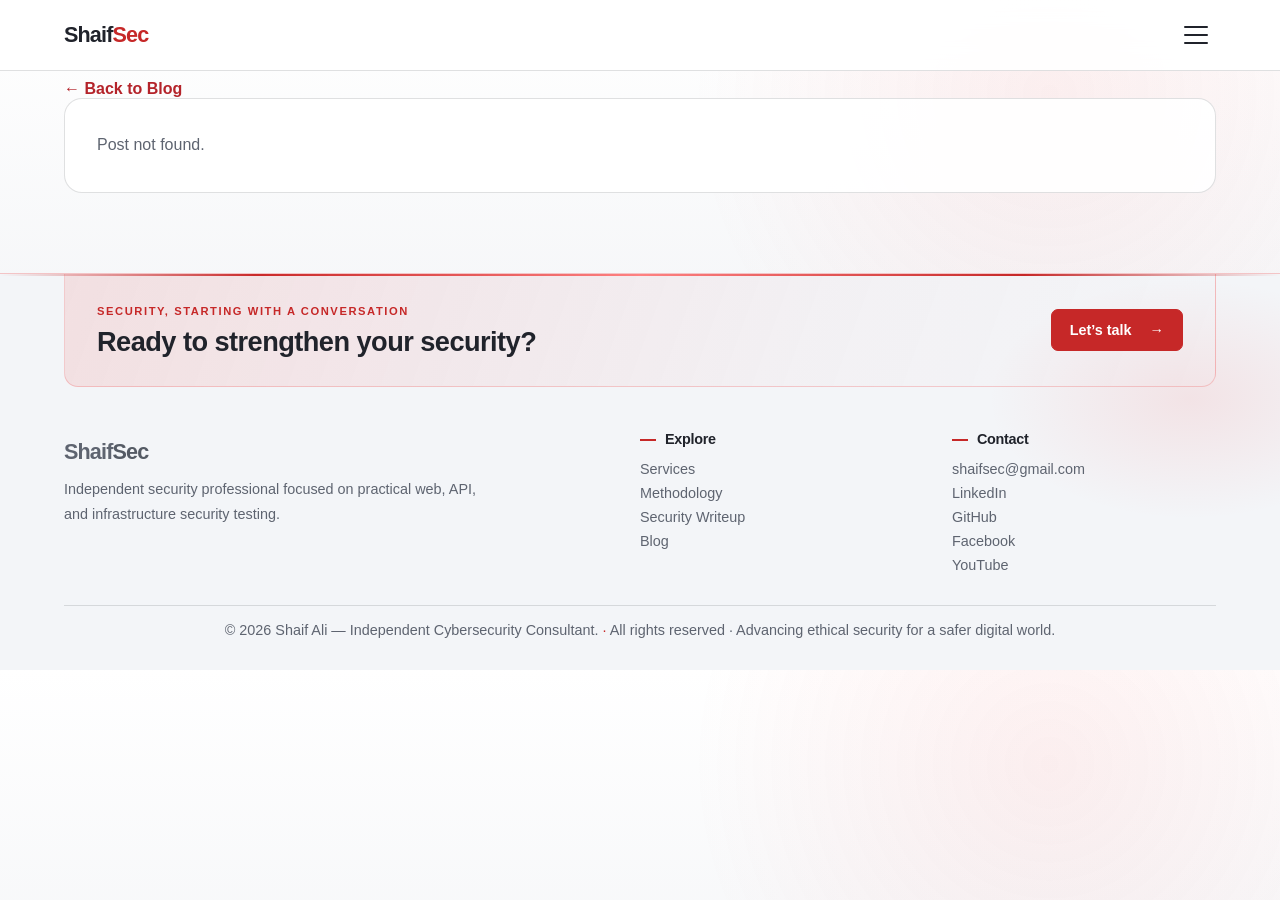
<file: blog/post.html>
<!DOCTYPE html>
<html lang="en">
<head>
  <meta charset="UTF-8" />
  <meta name="viewport" content="width=device-width, initial-scale=1.0" />
  <meta name="description" content="Read security research and practical guidance from ShaifSec.">
  <meta name="author" content="Shaif Ali">
  <meta name="robots" content="noindex,follow">
  <title>Security Article | ShaifSec</title>
  <script>
    (() => {
      const savedTheme = localStorage.getItem('shaifsec-theme');
      document.documentElement.dataset.theme = savedTheme === 'light' || savedTheme === 'dark'
        ? savedTheme
        : (matchMedia('(prefers-color-scheme: light)').matches ? 'light' : 'dark');
    })();
  </script>
  <link rel="stylesheet" href="../styles.css?v=20261124-footer-logo" />
  <link rel="stylesheet" href="styles.css?v=20261124-native-cursor" />
</head>
<body>
  <nav class="navbar blog-navbar">
    <div class="container">
      <div class="nav-brand">
        <a href="../index.html#hero" class="brand-link">Shaif<span class="brand-accent">Sec</span></a>
      </div>
      <ul class="nav-menu" id="primary-navigation">
        <li><a href="../index.html#hero">Home</a></li>
        <li><a href="../index.html#services">Services</a></li>
        <li><a href="../index.html#methodology">Methodology</a></li>
        <li><a href="../resources/index.html">Resources</a></li>
        <li><a href="index.html" class="active">Blog</a></li>
        <li><a href="../index.html#about">About</a></li>
        <li><a href="../index.html#contact">Contact</a></li>
        <li><button class="theme-toggle" id="theme-toggle" type="button" aria-label="Toggle color theme" title="Toggle color theme">
          <svg class="theme-icon theme-icon-sun" viewBox="0 0 24 24" aria-hidden="true"><circle cx="12" cy="12" r="4"></circle><path d="M12 2v2m0 16v2M4.93 4.93l1.42 1.42m11.3 11.3 1.42 1.42M2 12h2m16 0h2M4.93 19.07l1.42-1.42m11.3-11.3 1.42-1.42"></path></svg>
          <svg class="theme-icon theme-icon-moon" viewBox="0 0 24 24" aria-hidden="true"><path d="M20.2 15.6A8.5 8.5 0 0 1 8.4 3.8 8.5 8.5 0 1 0 20.2 15.6Z"></path></svg>
        </button></li>
      </ul>
      <button class="hamburger" id="hamburger" type="button" aria-label="Toggle navigation" aria-controls="primary-navigation" aria-expanded="false">
        <span></span>
        <span></span>
        <span></span>
      </button>
    </div>
  </nav>

  <main class="post-page">
    <div class="container post-layout">
      <a href="index.html" class="back-link">← Back to Blog</a>
      <article id="post-container" class="post-article"></article>
    </div>
  </main>

  <footer class="footer">
    <div class="container">
      <div class="footer-cta">
        <div>
          <span class="footer-kicker">SECURITY, STARTING WITH A CONVERSATION</span>
          <h2>Ready to strengthen your security?</h2>
        </div>
        <a class="footer-cta-link" href="mailto:shaifsec@gmail.com">Let’s talk <span aria-hidden="true">→</span></a>
      </div>
      <div class="footer-grid">
        <div>
          <a class="footer-brand" href="../index.html#hero">Shaif<span class="brand-accent">Sec</span></a>
          <p>Independent security professional focused on practical web, API, and infrastructure security testing.</p>
        </div>
        <div>
          <h3>Explore</h3>
          <a href="../index.html#services">Services</a>
          <a href="../index.html#methodology">Methodology</a>
          <a href="../index.html#writeups">Security Writeup</a>
          <a href="index.html">Blog</a>
        </div>
        <div>
          <h3>Contact</h3>
          <a href="mailto:shaifsec@gmail.com">shaifsec@gmail.com</a>
          <a href="https://linkedin.com/in/shaifsec" target="_blank" rel="noopener">LinkedIn</a>
          <a href="https://github.com/shaifsec" target="_blank" rel="noopener">GitHub</a>
          <a href="https://facebook.com/shaifsec" target="_blank" rel="noopener">Facebook</a>
          <a href="https://youtube.com/@shaifsec" target="_blank" rel="noopener">YouTube</a>
        </div>
      </div>
      <p class="footer-copy">
        &copy; 2026 Shaif Ali — Independent Cybersecurity Consultant.
        <span class="footer-note">All rights reserved · Advancing ethical security for a safer digital world.</span>
      </p>
    </div>
  </footer>

  <script src="post.js"></script>
  <script src="../script.js?v=20261124-scroll-top"></script>
</body>
</html>
</file>
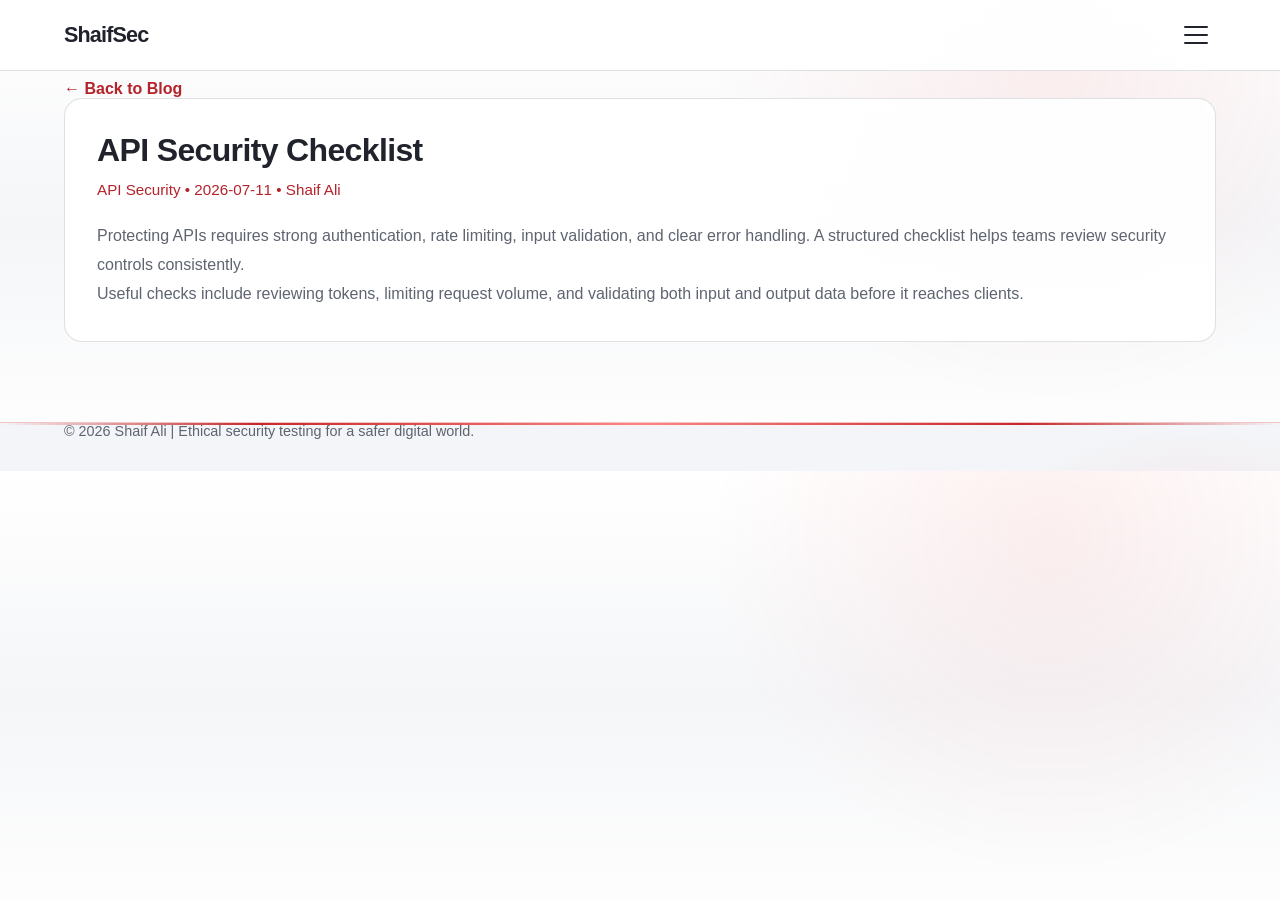
<file: blog/posts/api-security-checklist.html>
<!DOCTYPE html>
<html lang="en">
<head>
  <meta charset="UTF-8">
  <meta name="viewport" content="width=device-width, initial-scale=1.0">
  <meta name="description" content="Practical steps to harden APIs and reduce the chance of abuse.">
  <meta name="author" content="Shaif Ali">
  <meta name="robots" content="index, follow, max-image-preview:large, max-snippet:-1, max-video-preview:-1">
  <meta property="og:type" content="article">
  <meta property="og:site_name" content="ShaifSec">
  <meta property="og:title" content="API Security Checklist">
  <meta property="og:description" content="Practical steps to harden APIs and reduce the chance of abuse.">
  <meta property="og:url" content="https://shaifsec.in/blog/posts/api-security-checklist.html">
  <meta property="og:image" content="https://shaifsec.in/blog/images/thumbnails/api-security.jpeg">
  <meta property="article:published_time" content="2026-07-11">
  <meta property="article:author" content="Shaif Ali">
  <meta name="twitter:card" content="summary_large_image">
  <meta name="twitter:title" content="API Security Checklist">
  <meta name="twitter:description" content="Practical steps to harden APIs and reduce the chance of abuse.">
  <meta name="twitter:image" content="https://shaifsec.in/blog/images/thumbnails/api-security.jpeg">
  <link rel="canonical" href="https://shaifsec.in/blog/posts/api-security-checklist.html">
  <title>API Security Checklist | ShaifSec</title>
  <script type="application/ld+json">{"@context":"https://schema.org","@type":"BlogPosting","headline":"API Security Checklist","description":"Practical steps to harden APIs and reduce the chance of abuse.","image":"https://shaifsec.in/blog/images/thumbnails/api-security.jpeg","datePublished":"2026-07-11","author":{"@type":"Person","name":"Shaif Ali"},"mainEntityOfPage":"https://shaifsec.in/blog/posts/api-security-checklist.html","publisher":{"@type":"Organization","name":"ShaifSec"}}</script>
  <link rel="stylesheet" href="../../styles.css">
  <link rel="stylesheet" href="../styles.css">
</head>
<body>
  <nav class="navbar blog-navbar">
    <div class="container">
      <div class="nav-brand">
        <a href="../../index.html" class="brand-link"><span class="brand-name">ShaifSec</span></a>
      </div>
      <ul class="nav-menu" id="primary-navigation">
        <li><a href="../../index.html">Home</a></li>
        <li><a href="../../resources/index.html">Resources</a></li>
        <li><a href="../index.html" class="active">Blog</a></li>
        <li><a href="../../index.html#contact">Contact</a></li>
      </ul>
      <button class="hamburger" id="hamburger" type="button" aria-label="Toggle navigation" aria-controls="primary-navigation" aria-expanded="false">
        <span></span>
        <span></span>
        <span></span>
      </button>
    </div>
  </nav>
  <main class="post-page">
    <div class="container post-layout">
      <a href="../index.html" class="back-link">← Back to Blog</a>
      <article class="post-article">
        <h1>API Security Checklist</h1>
        <div class="article-meta">
          <span>API Security</span>
          <span>•</span>
          <time datetime="2026-07-11">2026-07-11</time>
          <span>•</span>
          <span>Shaif Ali</span>
        </div>
        <p>Protecting APIs requires strong authentication, rate limiting, input validation, and clear error handling. A structured checklist helps teams review security controls consistently.</p>
<p>Useful checks include reviewing tokens, limiting request volume, and validating both input and output data before it reaches clients.</p>
      </article>
    </div>
  </main>
  <footer class="footer">
    <div class="container">
      <p>© 2026 Shaif Ali | Ethical security testing for a safer digital world.</p>
    </div>
  </footer>
  <script src="../../script.js"></script>
</body>
</html>
</file>
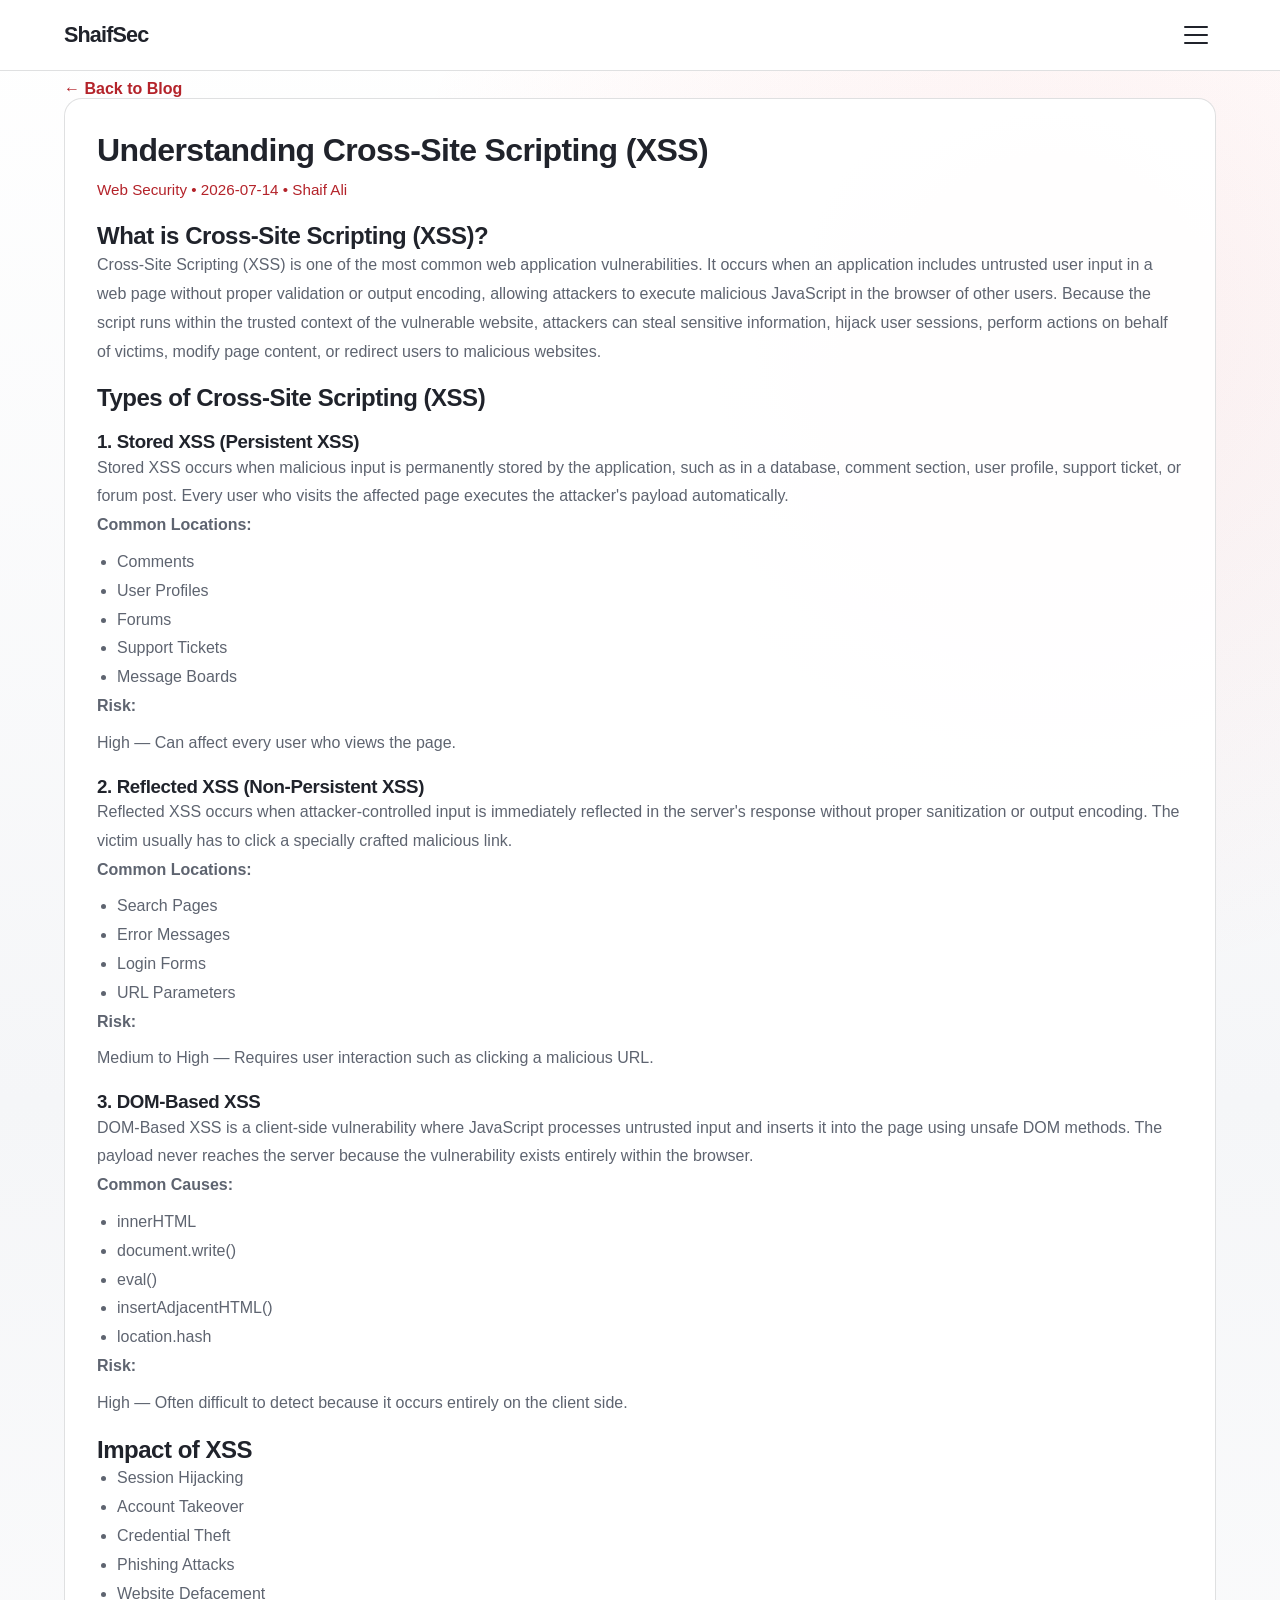
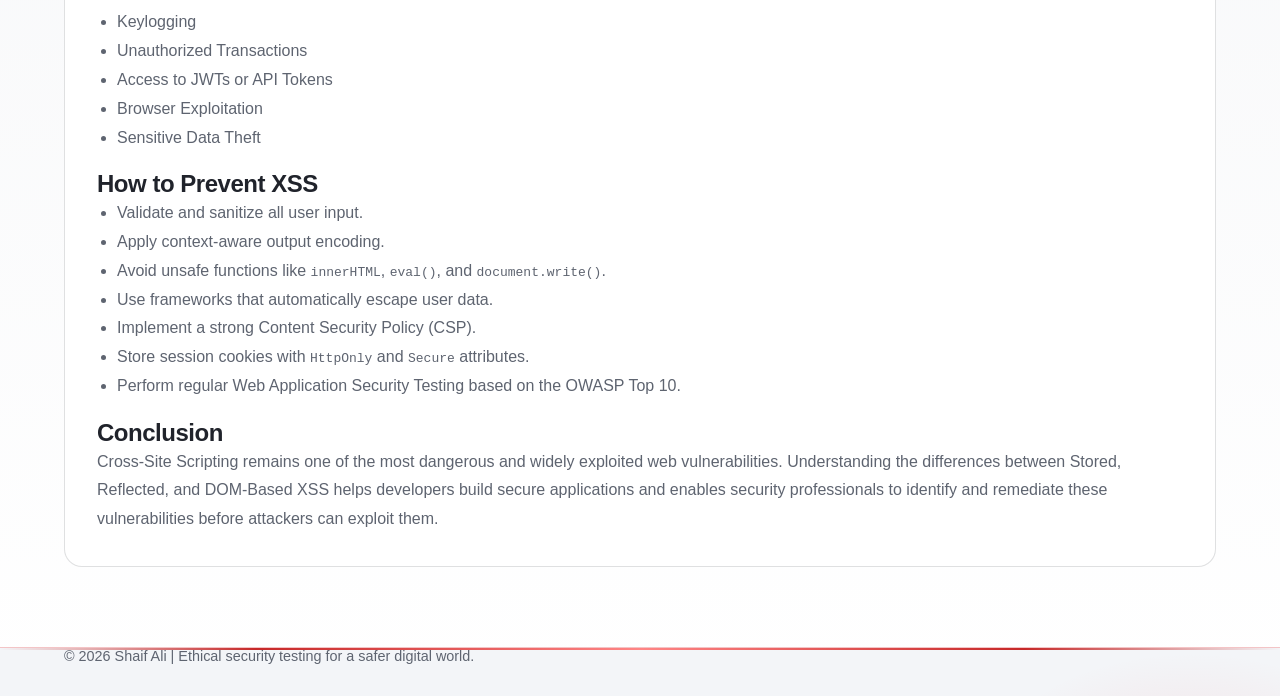
<file: blog/posts/cross-site-scripting-xss.html>
<!DOCTYPE html>
<html lang="en">
<head>
  <meta charset="UTF-8">
  <meta name="viewport" content="width=device-width, initial-scale=1.0">
  <meta name="description" content="A detailed introduction to Cross-Site Scripting (XSS), its types, impact, and mitigation techniques for modern web applications.">
  <meta name="author" content="Shaif Ali">
  <meta name="robots" content="index, follow, max-image-preview:large, max-snippet:-1, max-video-preview:-1">
  <meta property="og:type" content="article">
  <meta property="og:site_name" content="ShaifSec">
  <meta property="og:title" content="Understanding Cross-Site Scripting (XSS)">
  <meta property="og:description" content="A detailed introduction to Cross-Site Scripting (XSS), its types, impact, and mitigation techniques for modern web applications.">
  <meta property="og:url" content="https://shaifsec.in/blog/posts/cross-site-scripting-xss.html">
  <meta property="og:image" content="https://shaifsec.in/blog/images/thumbnails/xss.jpeg">
  <meta property="article:published_time" content="2026-07-14">
  <meta property="article:author" content="Shaif Ali">
  <meta name="twitter:card" content="summary_large_image">
  <meta name="twitter:title" content="Understanding Cross-Site Scripting (XSS)">
  <meta name="twitter:description" content="A detailed introduction to Cross-Site Scripting (XSS), its types, impact, and mitigation techniques for modern web applications.">
  <meta name="twitter:image" content="https://shaifsec.in/blog/images/thumbnails/xss.jpeg">
  <link rel="canonical" href="https://shaifsec.in/blog/posts/cross-site-scripting-xss.html">
  <title>Understanding Cross-Site Scripting (XSS) | ShaifSec</title>
  <script type="application/ld+json">{"@context":"https://schema.org","@type":"BlogPosting","headline":"Understanding Cross-Site Scripting (XSS)","description":"A detailed introduction to Cross-Site Scripting (XSS), its types, impact, and mitigation techniques for modern web applications.","image":"https://shaifsec.in/blog/images/thumbnails/xss.jpeg","datePublished":"2026-07-14","author":{"@type":"Person","name":"Shaif Ali"},"mainEntityOfPage":"https://shaifsec.in/blog/posts/cross-site-scripting-xss.html","publisher":{"@type":"Organization","name":"ShaifSec"}}</script>
  <link rel="stylesheet" href="../../styles.css">
  <link rel="stylesheet" href="../styles.css">
</head>
<body>
  <nav class="navbar blog-navbar">
    <div class="container">
      <div class="nav-brand">
        <a href="../../index.html" class="brand-link"><span class="brand-name">ShaifSec</span></a>
      </div>
      <ul class="nav-menu" id="primary-navigation">
        <li><a href="../../index.html">Home</a></li>
        <li><a href="../../resources/index.html">Resources</a></li>
        <li><a href="../index.html" class="active">Blog</a></li>
        <li><a href="../../index.html#contact">Contact</a></li>
      </ul>
      <button class="hamburger" id="hamburger" type="button" aria-label="Toggle navigation" aria-controls="primary-navigation" aria-expanded="false">
        <span></span>
        <span></span>
        <span></span>
      </button>
    </div>
  </nav>
  <main class="post-page">
    <div class="container post-layout">
      <a href="../index.html" class="back-link">← Back to Blog</a>
      <article class="post-article">
        <h1>Understanding Cross-Site Scripting (XSS)</h1>
        <div class="article-meta">
          <span>Web Security</span>
          <span>•</span>
          <time datetime="2026-07-14">2026-07-14</time>
          <span>•</span>
          <span>Shaif Ali</span>
        </div>
        <h2>What is Cross-Site Scripting (XSS)?</h2><p>Cross-Site Scripting (XSS) is one of the most common web application vulnerabilities. It occurs when an application includes untrusted user input in a web page without proper validation or output encoding, allowing attackers to execute malicious JavaScript in the browser of other users. Because the script runs within the trusted context of the vulnerable website, attackers can steal sensitive information, hijack user sessions, perform actions on behalf of victims, modify page content, or redirect users to malicious websites.</p><br><h2>Types of Cross-Site Scripting (XSS)</h2><br><h3>1. Stored XSS (Persistent XSS)</h3><p>Stored XSS occurs when malicious input is permanently stored by the application, such as in a database, comment section, user profile, support ticket, or forum post. Every user who visits the affected page executes the attacker's payload automatically.</p><p><strong>Common Locations:</strong></p><ul><li>Comments</li><li>User Profiles</li><li>Forums</li><li>Support Tickets</li><li>Message Boards</li></ul><p><strong>Risk:</strong></p><p>High — Can affect every user who views the page.</p><br><h3>2. Reflected XSS (Non-Persistent XSS)</h3><p>Reflected XSS occurs when attacker-controlled input is immediately reflected in the server's response without proper sanitization or output encoding. The victim usually has to click a specially crafted malicious link.</p><p><strong>Common Locations:</strong></p><ul><li>Search Pages</li><li>Error Messages</li><li>Login Forms</li><li>URL Parameters</li></ul><p><strong>Risk:</strong></p><p>Medium to High — Requires user interaction such as clicking a malicious URL.</p><br><h3>3. DOM-Based XSS</h3><p>DOM-Based XSS is a client-side vulnerability where JavaScript processes untrusted input and inserts it into the page using unsafe DOM methods. The payload never reaches the server because the vulnerability exists entirely within the browser.</p><p><strong>Common Causes:</strong></p><ul><li>innerHTML</li><li>document.write()</li><li>eval()</li><li>insertAdjacentHTML()</li><li>location.hash</li></ul><p><strong>Risk:</strong></p><p>High — Often difficult to detect because it occurs entirely on the client side.</p><br><h2>Impact of XSS</h2><ul><li>Session Hijacking</li><li>Account Takeover</li><li>Credential Theft</li><li>Phishing Attacks</li><li>Website Defacement</li><li>Keylogging</li><li>Unauthorized Transactions</li><li>Access to JWTs or API Tokens</li><li>Browser Exploitation</li><li>Sensitive Data Theft</li></ul><br><h2>How to Prevent XSS</h2><ul><li>Validate and sanitize all user input.</li><li>Apply context-aware output encoding.</li><li>Avoid unsafe functions like <code>innerHTML</code>, <code>eval()</code>, and <code>document.write()</code>.</li><li>Use frameworks that automatically escape user data.</li><li>Implement a strong Content Security Policy (CSP).</li><li>Store session cookies with <code>HttpOnly</code> and <code>Secure</code> attributes.</li><li>Perform regular Web Application Security Testing based on the OWASP Top 10.</li></ul><br><h2>Conclusion</h2><p>Cross-Site Scripting remains one of the most dangerous and widely exploited web vulnerabilities. Understanding the differences between Stored, Reflected, and DOM-Based XSS helps developers build secure applications and enables security professionals to identify and remediate these vulnerabilities before attackers can exploit them.</p>
      </article>
    </div>
  </main>
  <footer class="footer">
    <div class="container">
      <p>© 2026 Shaif Ali | Ethical security testing for a safer digital world.</p>
    </div>
  </footer>
  <script src="../../script.js"></script>
</body>
</html>
</file>
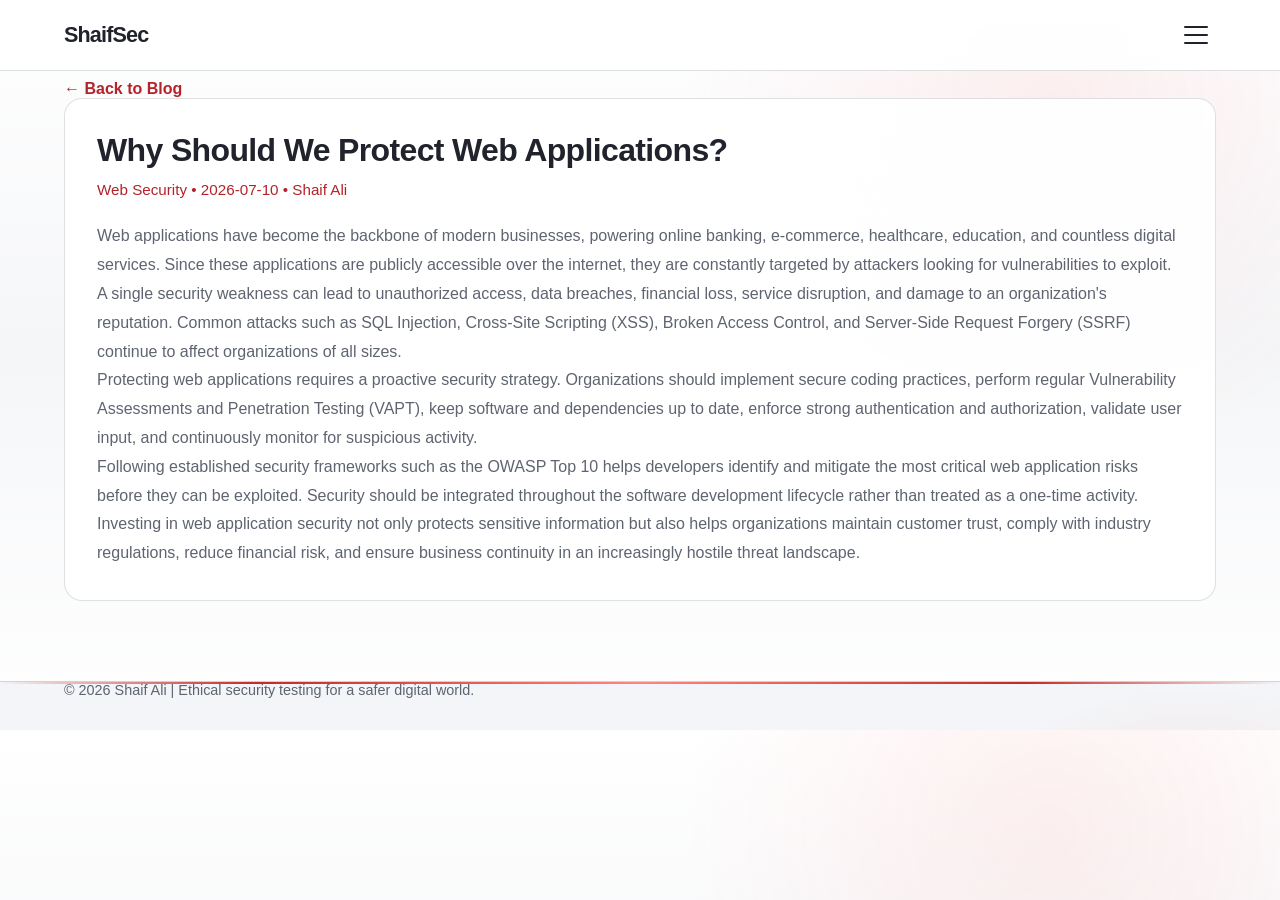
<file: blog/posts/why-protect-web-applications.html>
<!DOCTYPE html>
<html lang="en">
<head>
  <meta charset="UTF-8">
  <meta name="viewport" content="width=device-width, initial-scale=1.0">
  <meta name="description" content="Learn why web application security is essential for protecting sensitive data, maintaining customer trust, and defending against modern cyber threats.">
  <meta name="author" content="Shaif Ali">
  <meta name="robots" content="index, follow, max-image-preview:large, max-snippet:-1, max-video-preview:-1">
  <meta property="og:type" content="article">
  <meta property="og:site_name" content="ShaifSec">
  <meta property="og:title" content="Why Should We Protect Web Applications?">
  <meta property="og:description" content="Learn why web application security is essential for protecting sensitive data, maintaining customer trust, and defending against modern cyber threats.">
  <meta property="og:url" content="https://shaifsec.in/blog/posts/why-protect-web-applications.html">
  <meta property="og:image" content="https://shaifsec.in/blog/images/thumbnails/web-security.png">
  <meta property="article:published_time" content="2026-07-10">
  <meta property="article:author" content="Shaif Ali">
  <meta name="twitter:card" content="summary_large_image">
  <meta name="twitter:title" content="Why Should We Protect Web Applications?">
  <meta name="twitter:description" content="Learn why web application security is essential for protecting sensitive data, maintaining customer trust, and defending against modern cyber threats.">
  <meta name="twitter:image" content="https://shaifsec.in/blog/images/thumbnails/web-security.png">
  <link rel="canonical" href="https://shaifsec.in/blog/posts/why-protect-web-applications.html">
  <title>Why Should We Protect Web Applications? | ShaifSec</title>
  <script type="application/ld+json">{"@context":"https://schema.org","@type":"BlogPosting","headline":"Why Should We Protect Web Applications?","description":"Learn why web application security is essential for protecting sensitive data, maintaining customer trust, and defending against modern cyber threats.","image":"https://shaifsec.in/blog/images/thumbnails/web-security.png","datePublished":"2026-07-10","author":{"@type":"Person","name":"Shaif Ali"},"mainEntityOfPage":"https://shaifsec.in/blog/posts/why-protect-web-applications.html","publisher":{"@type":"Organization","name":"ShaifSec"}}</script>
  <link rel="stylesheet" href="../../styles.css">
  <link rel="stylesheet" href="../styles.css">
</head>
<body>
  <nav class="navbar blog-navbar">
    <div class="container">
      <div class="nav-brand">
        <a href="../../index.html" class="brand-link"><span class="brand-name">ShaifSec</span></a>
      </div>
      <ul class="nav-menu" id="primary-navigation">
        <li><a href="../../index.html">Home</a></li>
        <li><a href="../../resources/index.html">Resources</a></li>
        <li><a href="../index.html" class="active">Blog</a></li>
        <li><a href="../../index.html#contact">Contact</a></li>
      </ul>
      <button class="hamburger" id="hamburger" type="button" aria-label="Toggle navigation" aria-controls="primary-navigation" aria-expanded="false">
        <span></span>
        <span></span>
        <span></span>
      </button>
    </div>
  </nav>
  <main class="post-page">
    <div class="container post-layout">
      <a href="../index.html" class="back-link">← Back to Blog</a>
      <article class="post-article">
        <h1>Why Should We Protect Web Applications?</h1>
        <div class="article-meta">
          <span>Web Security</span>
          <span>•</span>
          <time datetime="2026-07-10">2026-07-10</time>
          <span>•</span>
          <span>Shaif Ali</span>
        </div>
        <p>Web applications have become the backbone of modern businesses, powering online banking, e-commerce, healthcare, education, and countless digital services. Since these applications are publicly accessible over the internet, they are constantly targeted by attackers looking for vulnerabilities to exploit.</p>
<p>A single security weakness can lead to unauthorized access, data breaches, financial loss, service disruption, and damage to an organization&#39;s reputation. Common attacks such as SQL Injection, Cross-Site Scripting (XSS), Broken Access Control, and Server-Side Request Forgery (SSRF) continue to affect organizations of all sizes.</p>
<p>Protecting web applications requires a proactive security strategy. Organizations should implement secure coding practices, perform regular Vulnerability Assessments and Penetration Testing (VAPT), keep software and dependencies up to date, enforce strong authentication and authorization, validate user input, and continuously monitor for suspicious activity.</p>
<p>Following established security frameworks such as the OWASP Top 10 helps developers identify and mitigate the most critical web application risks before they can be exploited. Security should be integrated throughout the software development lifecycle rather than treated as a one-time activity.</p>
<p>Investing in web application security not only protects sensitive information but also helps organizations maintain customer trust, comply with industry regulations, reduce financial risk, and ensure business continuity in an increasingly hostile threat landscape.</p>
      </article>
    </div>
  </main>
  <footer class="footer">
    <div class="container">
      <p>© 2026 Shaif Ali | Ethical security testing for a safer digital world.</p>
    </div>
  </footer>
  <script src="../../script.js"></script>
</body>
</html>
</file>
<file: styles.css>
/* ========================================
   CYBERSECURITY SERVICE WEBSITE - STYLES
   Premium Dark Theme with Precision Neon Accents
   ======================================== */

* {
  margin: 0;
  padding: 0;
  box-sizing: border-box;
}

:root{
    /* Brand */
    --primary-color:#ef4444;
    --primary-dark:#b91c1c;
    --secondary-color:#ff8585;

    /* Background */
    --bg-darker:#08090d;
    --bg-dark:#101116;
    --bg-card:rgba(22,24,31,.9);
    --bg-surface:rgba(12,13,18,.8);
    --bg-input:rgba(8,9,13,.72);
    --bg-input-focus:rgba(8,9,13,.92);
    --bg-profile:linear-gradient(155deg, rgba(22,24,31,.92), rgba(8,9,13,.96));
    --bg-certification:rgba(22,24,31,.62);
    --bg-certification-hover:rgba(30,25,31,.82);
    --bg-certification-description:rgba(8,9,13,.96);
    --bg-shield:linear-gradient(135deg, rgba(16,17,22,.85), rgba(29,22,26,.92));
    --bg-contact-wrapper:linear-gradient(135deg, rgba(127,29,29,.13), rgba(255,255,255,.02));
    --page-background:radial-gradient(circle at 82% 14%, rgba(127,29,29,.18), transparent 30%), linear-gradient(180deg, #08090d 0%, #111116 48%, #08090d 100%);
    --navbar-background:rgba(8,9,13,.9);
    --heading-start:#f5f5f6;
    --bg-card-hover:rgba(239,68,68,.08);

    /* Text */
    --text-light:#f5f5f6;
    --text-muted:#b5b6bf;
    --footer-brand-color:#b8bbc4;

    /* Borders */
    --border-color:rgba(245,245,246,.12);

    /* Neon */
    --glow-blue:0 0 25px rgba(239,68,68,.18);
    --glow-red:0 0 18px rgba(239,68,68,.22);

    --shadow:0 15px 45px rgba(0,0,0,.3);

    --radius:18px;
    color-scheme:dark;
}

:root[data-theme="light"] {
  --primary-color:#c62828;
  --primary-dark:#991b1b;
  --secondary-color:#b4232a;
  --bg-darker:#f3f5f8;
  --bg-dark:#ffffff;
  --bg-card:rgba(255,255,255,.92);
  --bg-surface:rgba(255,255,255,.88);
  --bg-input:#ffffff;
  --bg-input-focus:#ffffff;
  --bg-profile:linear-gradient(155deg, #ffffff, #f3f5f8);
  --bg-certification:#ffffff;
  --bg-certification-hover:#fff7f7;
  --bg-certification-description:rgba(255,255,255,.97);
  --bg-shield:linear-gradient(135deg, #ffffff, #f3f5f8);
  --bg-contact-wrapper:linear-gradient(135deg, rgba(239,68,68,.06), rgba(255,255,255,.7));
  --page-background:radial-gradient(circle at 82% 14%, rgba(239,68,68,.08), transparent 30%), linear-gradient(180deg, #ffffff 0%, #f5f6f8 48%, #ffffff 100%);
  --navbar-background:rgba(255,255,255,.92);
  --heading-start:#20232b;
  --bg-card-hover:rgba(239,68,68,.06);
  --text-light:#20232b;
  --text-muted:#5e6470;
  --footer-brand-color:#555b65;
  --border-color:rgba(32,35,43,.14);
  --shadow:0 15px 45px rgba(32,35,43,.1);
  color-scheme:light;
}

html {
  scroll-behavior: smooth;
}

body{
    font-family:'Inter',sans-serif;
    color:var(--text-light);
    overflow-x:hidden;
    max-width:100%;

    background:var(--page-background);
}

.container {
  width: 100%;
  max-width: 1200px;
  margin: 0 auto;
  padding: 0 24px;
}

/* ========================================
   TYPOGRAPHY
   ======================================== */

h1, h2, h3, h4, h5, h6 {
  font-weight: 700;
  line-height: 1.2;
  letter-spacing: -0.02em;
}

.section-title {
  font-size: 2.75rem;
  margin-bottom: 12px;
  background: linear-gradient(135deg, var(--heading-start) 0%, var(--primary-color) 100%);
  background-clip: text;
  -webkit-background-clip: text;
  -webkit-text-fill-color: transparent;
}

.section-subtitle {
  font-size: 1.125rem;
  color: var(--text-muted);
  margin-bottom: 48px;
  max-width: 600px;
}

/* ========================================
   BUTTONS
   ======================================== */
  
.btn{
  display:inline-flex;
  align-items:center;
  justify-content:center;
  gap:8px;

  padding:12px 28px;
  border-radius:10px;

  font-weight:600;
  font-size:0.95rem;

  text-decoration:none;
  cursor:pointer;

  transition:all .25s ease;
  user-select:none;
  border:1px solid transparent;
}

.btn-primary{
  background:linear-gradient(135deg,#ef4444,#b91c1c);
  color:#fff;
  box-shadow:0 8px 24px rgba(239,68,68,.18);
}

.btn-primary:hover{
  transform:translateY(-3px);
  box-shadow:0 12px 30px rgba(239,68,68,.3);
}
.btn-secondary{
  background:var(--bg-card);
  color:var(--text-light);
  border:1px solid rgba(239,68,68,.4);
  backdrop-filter:blur(10px);
}

.btn-secondary:hover{
  border-color:var(--secondary-color);
  box-shadow:0 0 18px rgba(239,68,68,.18);
  transform:translateY(-3px);
}

/* ========================================
   NAVIGATION BAR
   ======================================== */

.navbar {
  position: fixed;
  top: 0;
  width: 100%;
  background: var(--navbar-background);
  border-bottom: 1px solid var(--border-color);
  z-index: 1000;
  backdrop-filter: blur(12px);
}

.navbar .container {
  display: flex;
  justify-content: space-between;
  align-items: center;
  padding: 18px 24px;
}

.nav-brand {
  display: flex;
  align-items: center;
  gap: 12px;
  font-size: 1.35rem;
  font-weight: 700;
  letter-spacing: -0.03em;
}

.logo-img {
  width: 50px;
  height: 40px;
  object-fit: contain;
}

.logo-icon {
  font-size: 1.6rem;
  color: var(--primary-color);
  filter: drop-shadow(0 0 8px rgba(239,68,68,.3));
}

.brand-name {
  color: var(--text-light);
}

.brand-link {
  color: var(--text-light);
  font-weight: 800;
  letter-spacing: -0.04em;
  text-decoration: none;
}

.brand-accent {
  color: var(--primary-color);
}

.nav-menu {
  display: flex;
  list-style: none;
  gap: clamp(10px, 1.4vw, 24px);
  align-items: center;
  margin-left: auto;
}

.nav-menu li {
  flex: 0 0 auto;
}

.nav-menu a {
  color: var(--text-muted);
  text-decoration: none;
  transition: color 0.2s ease;
  font-weight: 500;
  font-size: 0.95rem;
  white-space: nowrap;
  pointer-events: auto;
}

.nav-menu a:hover,
.nav-menu a.active {
  color: var(--primary-color);
}

.nav-menu a.active {
  font-weight: 700;
}

.theme-toggle {
  display: inline-flex;
  align-items: center;
  justify-content: center;
  width: 38px;
  height: 38px;
  border: 1px solid var(--border-color);
  border-radius: 50%;
  background: var(--bg-card);
  color: var(--text-light);
  font: inherit;
  cursor: pointer;
  transition: background 0.2s ease, border-color 0.2s ease, transform 0.2s ease;
}

.theme-icon {
  display: none;
  width: 20px;
  height: 20px;
  fill: none;
  stroke: currentColor;
  stroke-linecap: round;
  stroke-linejoin: round;
  stroke-width: 1.8;
}

:root[data-theme="dark"] .theme-icon-sun,
:root[data-theme="light"] .theme-icon-moon {
  display: block;
}

.theme-toggle:hover {
  border-color: var(--primary-color);
  transform: translateY(-2px);
}

.theme-toggle:focus-visible {
  outline: 2px solid var(--primary-color);
  outline-offset: 3px;
}

.hamburger {
  display: none;
  flex-direction: column;
  cursor: pointer;
  gap: 6px;
  padding: 8px;
  border: 0;
  background: transparent;
}

.hamburger:focus-visible {
  outline: 2px solid var(--primary-color);
  outline-offset: 3px;
}

.hamburger span {
  width: 24px;
  height: 2px;
  background: var(--text-light);
  border-radius: 2px;
  transition: all 0.2s ease;
}

/* ========================================
   HERO SECTION
   ======================================== */

.hero {
  min-height: 100vh;
  display: flex;
  align-items: center;
  justify-content: center;
  padding-top: 80px;
  padding-bottom: 80px;
  position: relative;
  isolation: isolate;
  background:
    radial-gradient(ellipse at 82% 48%, rgba(239,68,68,.14), transparent 42%),
    radial-gradient(ellipse at 12% 88%, rgba(239,68,68,.06), transparent 36%),
    linear-gradient(115deg, transparent 42%, rgba(239,68,68,.045) 100%);
}

:root[data-theme="light"] .hero {
  background:
    radial-gradient(ellipse at 82% 48%, rgba(198,40,40,.13), transparent 42%),
    radial-gradient(ellipse at 12% 88%, rgba(198,40,40,.055), transparent 36%),
    linear-gradient(115deg, transparent 42%, rgba(198,40,40,.04) 100%);
}

.hero-wrapper {
  position: relative;
  z-index: 1;
  width: 100%;
  max-width: 1200px;

  display: grid;
  grid-template-columns: 1fr 1fr;
  gap: 48px;

  align-items: center;
  justify-content: center;

  margin: 0 auto;
}

.hero-badge {
  display: inline-flex;
  align-items: center;
  gap: 8px;
  background: rgba(239,68,68,.08);
  border: 1px solid rgba(239,68,68,.28);
  color: var(--primary-color);
  padding: 6px 14px;
  border-radius: 20px;
  font-size: 0.85rem;
  font-weight: 600;
  margin-bottom: 24px;
  letter-spacing: 0.05em;
  text-transform: uppercase;
}

.badge-pulse {
  width: 6px;
  height: 6px;
  background: var(--primary-color);
  border-radius: 50%;
  box-shadow: 0 0 8px var(--primary-color);
  animation: pulse-dot 2s ease-in-out infinite;
}

@keyframes pulse-dot {
  0%, 100% { transform: scale(1); opacity: 1; }
  50% { transform: scale(1.4); opacity: 0.5; }
}

.hero-title {
  font-size: 3.75rem;
  margin-bottom: 24px;
  color: var(--text-light);
  line-height: 1.15;
  font-weight: 800;
}

.hero-title span {
  display: block;
  color: var(--primary-color);
}

.hero-subtitle {
  font-size: 1.15rem;
  color: var(--text-muted);
  margin-bottom: 40px;
  line-height: 1.7;
  text-align: left;
}

.hero-cta {
  display: flex;
  gap: 16px;
  margin-bottom: 48px;
  flex-wrap: wrap;
}

.hero-features {
  display: flex;
  gap: 32px;
  flex-wrap: wrap;
  padding-top: 32px;
  border-top: 1px solid var(--border-color);
}

.feature {
  display: flex;
  align-items: center;
  gap: 10px;
  color: var(--text-light);
  font-weight: 500;
  font-size: 0.95rem;
}

.feature-icon {
  font-size: 1.25rem;
  color: var(--secondary-color);
}

/* Hero Stats Container */
.hero-stats {
  display: flex;
  gap: 24px;
  padding: 24px;
  background: var(--bg-card);
  border: 1px solid var(--border-color);
  border-radius: 12px;
  backdrop-filter: blur(8px);
}

.stat-box {
  text-align: center;
  flex: 1;
}

.stat-value {
  font-size: 2.25rem;
  font-weight: 800;
  color: var(--text-light);
  margin-bottom: 4px;
}

.stat-name {
  font-size: 0.75rem;
  color: var(--text-muted);
  font-weight: 600;
  text-transform: uppercase;
  letter-spacing: 0.05em;
}

/* Hero visual */
.hero-visual {
  display: flex;
  align-items: center;
  justify-content: center;
  position: relative;
  min-height: 320px;
  isolation: isolate;
}

.hero-visual::before {
  position: absolute;
  z-index: -1;
  inset: 12% 2% 8% 8%;
  border: 1px solid rgba(239,68,68,.22);
  border-radius: 18px;
  background: linear-gradient(145deg, rgba(239,68,68,.09), rgba(239,68,68,.015));
  box-shadow: 0 24px 65px rgba(127,29,29,.12);
  content: "";
  transform: rotate(2deg);
}

.hero-logo {
  position: relative;
  z-index: 1;
  width: min(600px, 96%);
  height: auto;
  max-width: 100%;
  display: block;
  object-fit: contain;
  border-radius: 12px;
  box-shadow: 0 18px 48px rgba(127,29,29,.16);
}

.cyber-shield {
  width: 100%;
  max-width: 340px;
  height: auto;
  filter: drop-shadow(0 0 40px rgba(239,68,68,.15));
  animation: shield-float 4s ease-in-out infinite;
}

@keyframes shield-float {
  0%, 100% { transform: translateY(0px); }
  50% { transform: translateY(-12px); }
}

.security-shield {
  position: relative;
  width: 280px;
  height: 280px;
  display: flex;
  align-items: center;
  justify-content: center;
}

.shield-inner {
  width: 200px;
  height: 240px;
  background: var(--bg-shield);
  border: 1px solid rgba(239,68,68,.3);
  border-radius: 24px 24px 60px 60px;
  display: flex;
  align-items: center;
  justify-content: center;
  box-shadow: 0 10px 40px rgba(0,0,0,.5), inset 0 0 20px rgba(239,68,68,.1);
  animation: shield-pulse 3s ease-in-out infinite;
  z-index: 3;
}

.shield-lock {
  font-size: 4rem;
  color: var(--primary-color);
  filter: drop-shadow(0 0 12px rgba(239,68,68,.3));
}

.shield-ring {
  position: absolute;
  width: 110%;
  height: 110%;
  border: 1px dashed rgba(239,68,68,.2);
  border-radius: 50%;
  animation: rotate 20s linear infinite;
}

.shield-ring:nth-child(2) {
  width: 125%;
  height: 125%;
  border: 1px solid rgba(239,68,68,.15);
  animation: rotate 30s linear infinite reverse;
}

@keyframes shield-pulse {
  0%, 100% { border-color: rgba(239,68,68,.3); }
  50% { border-color: rgba(239,68,68,.6); }
}

@keyframes rotate {
  100% { transform: rotate(360deg); }
}

/* ========================================
   SECTIONS STANDARD SETUP
   ======================================== */

#about, #services, #plans, #why-us, #testimonials, #contact, #resources {
  padding: 100px 0;
  border-top: 1px solid var(--border-color);
}

#methodology, #sample-audit, #writeups {
  padding: 100px 0;
  border-top: 1px solid var(--border-color);
}

/* ========================================
   PLANS SECTION
   ======================================== */

.plans-grid {
  display: grid;
  grid-template-columns: repeat(auto-fit, minmax(280px, 1fr));
  gap: 24px;
}

.plan-card {
  position: relative;
  background: var(--bg-card);
  border: 1px solid var(--border-color);
  border-radius: 16px;
  padding: 32px 24px;
  transition: all 0.3s ease;
}

.plan-card:hover {
  transform: translateY(-6px);
  border-color: rgba(239,68,68,.4);
  box-shadow: 0 0 25px rgba(239,68,68,.12);
}

.featured-plan {
  border-color: rgba(239,68,68,.45);
  box-shadow: inset 0 0 0 1px rgba(239,68,68,.2);
}

.plan-badge {
  position: absolute;
  top: 16px;
  right: 16px;
  background: linear-gradient(135deg, var(--primary-color), var(--primary-dark));
  color: #fff;
  font-size: 0.75rem;
  font-weight: 700;
  padding: 6px 10px;
  border-radius: 999px;
}

.plan-header {
  margin-bottom: 24px;
}

.plan-header h3 {
  font-size: 1.45rem;
  margin-bottom: 8px;
}

.plan-price {
  font-size: 2rem;
  font-weight: 800;
  color: var(--secondary-color);
  margin-bottom: 6px;
}

.plan-meta {
  color: var(--text-muted);
  font-size: 0.95rem;
}

.plan-features {
  list-style: none;
  display: flex;
  flex-direction: column;
  gap: 10px;
  color: var(--text-muted);
  font-size: 0.95rem;
}

.plan-features li {
  display: flex;
  gap: 8px;
  align-items: flex-start;
}

.plan-features span {
  color: var(--primary-color);
  font-weight: 700;
}

/* ========================================
   ABOUT SECTION
   ======================================== */

.about-description {
  display: grid;
  grid-template-columns: minmax(0, 1fr) minmax(220px, 300px);
  align-items: start;
  gap: 40px;
}

.about-content-text p {
  color: var(--text-muted);
  font-size: 1.05rem;
  margin-bottom: 20px;
}

.about-profile-image {
  position: relative;
  margin: 0;
  padding: 10px;
  border: 1px solid rgba(239,68,68,.3);
  border-radius: 22px 8px 22px 8px;
  background: var(--bg-profile);
  box-shadow: 0 18px 48px rgba(0,0,0,.42), 0 0 24px rgba(239,68,68,.1);
}

.about-profile-image img {
  display: block;
  width: 100%;
  height: auto;
  border-radius: 15px 4px 15px 4px;
  object-fit: cover;
}

.about-profile-image figcaption {
  padding: 14px 8px 4px;
  color: var(--text-light);
  font-size: 1rem;
  font-weight: 600;
  letter-spacing: 0.04em;
  text-align: center;
}

.certifications-list {
  display: flex;
  flex-wrap: wrap;
  gap: 20px;
  margin-top: 32px;
}

.certification-card {
  position: relative;
  display: flex;
  width: 220px;
  aspect-ratio: 1;
  flex-direction: column;
  align-items: center;
  justify-content: center;
  gap: 12px;
  padding: 20px;
  background: var(--bg-certification);
  border: 1px solid var(--border-color);
  border-radius: 14px;
  backdrop-filter: blur(12px);
  transition: background 0.3s ease, border-color 0.3s ease, transform 0.3s ease;
}

.certification-card:hover,
.certification-card:focus-visible {
  transform: translateY(-4px);
  background: var(--bg-certification-hover);
  border-color: rgba(239,68,68,.4);
}

.certification-card:focus-visible {
  outline: 2px solid var(--primary-color);
  outline-offset: 3px;
}

.certification-card img {
  display: block;
  width: 112px;
  height: 112px;
  object-fit: contain;
}

.certification-content h3 {
  font-size: 1rem;
  text-align: center;
}

.certification-content p {
  color: var(--text-muted);
  margin-top: 4px;
  text-align: center;
}

.certification-description {
  position: absolute;
  inset: 0;
  display: flex;
  align-items: center;
  justify-content: center;
  padding: 24px;
  border-radius: inherit;
  background: var(--bg-certification-description);
  color: var(--text-light);
  font-size: 0.95rem;
  line-height: 1.5;
  text-align: center;
  opacity: 0;
  visibility: hidden;
  transition: opacity 0.2s ease, visibility 0.2s ease;
}

.certification-card:hover .certification-description,
.certification-card:focus-visible .certification-description {
  opacity: 1;
  visibility: visible;
}

/* ========================================
   SERVICES SECTION
   ======================================== */

.services-grid {
  display: grid;
  grid-template-columns: repeat(auto-fit, minmax(280px, 1fr));
  gap: 24px;
  align-items: stretch;
}

.service-card {
  background: var(--bg-card);
  border: 1px solid var(--border-color);
  border-radius: 16px;
  padding: 32px;
  transition: all 0.3s cubic-bezier(0.4, 0, 0.2, 1);
  display: flex;
  flex-direction: column;
}

.service-card:hover,
.benefit-item:hover,
.testimonial-card:hover {
  background: rgba(239,68,68,.07);
  border-color: rgba(239,68,68,.4);
  transform: translateY(-6px);
  box-shadow: 0 0 25px rgba(239,68,68,.12);
}

.service-icon {
  font-size: 2.5rem;
  margin-bottom: 20px;
  color: var(--primary-color);
}

.service-card h3 {
  font-size: 1.35rem;
  margin-bottom: 12px;
  color: var(--text-light);
}

.service-card p {
  color: var(--text-muted);
  margin-bottom: 24px;
  font-size: 0.95rem;
}

.service-features {
  list-style: none;
  color: var(--secondary-color);
  font-size: 0.9rem;
  margin-top: auto;
}

.service-features li {
  margin-top: 8px;
  display: flex;
  align-items: center;
  gap: 8px;
}

.service-icon {
  width: 42px;
  height: 42px;
  display: inline-flex;
  align-items: center;
  justify-content: center;
  margin-bottom: 20px;
  border: 1px solid rgba(239,68,68,.35);
  border-radius: 8px;
  background: rgba(239,68,68,.06);
  font-size: 0.78rem;
  font-weight: 800;
  letter-spacing: 0.08em;
}

.service-link {
  display: inline-flex;
  align-items: center;
  gap: 8px;
  margin-top: 24px;
  color: var(--primary-color);
  font-size: 0.92rem;
  font-weight: 700;
  text-decoration: none;
}

.service-link span {
  transition: transform 0.2s ease;
}

.service-link:hover span {
  transform: translateX(4px);
}

/* Methodology */
.process-grid {
  display: grid;
  grid-template-columns: repeat(3, 1fr);
  gap: 16px;
  counter-reset: process;
}

.process-step {
  position: relative;
  min-height: 210px;
  padding: 28px;
  background: var(--bg-card);
  border: 1px solid var(--border-color);
  border-radius: 12px;
}

.process-step > span {
  display: inline-block;
  margin-bottom: 32px;
  color: var(--primary-color);
  font-size: 0.78rem;
  font-weight: 800;
  letter-spacing: 0.12em;
}

.process-step h3 {
  margin-bottom: 10px;
  font-size: 1.1rem;
}

.process-step p {
  color: var(--text-muted);
  font-size: 0.93rem;
  line-height: 1.65;
}

/* Sample report */
.sample-layout {
  display: grid;
  grid-template-columns: minmax(0, .9fr) minmax(380px, 1.1fr);
  align-items: center;
  gap: 64px;
}

.eyebrow {
  margin-bottom: 12px;
  color: var(--primary-color);
  font-size: 0.78rem;
  font-weight: 800;
  letter-spacing: 0.12em;
  text-transform: uppercase;
}

.sample-copy > p:not(.eyebrow) {
  max-width: 560px;
  color: var(--text-muted);
  line-height: 1.75;
}

.sample-list {
  display: grid;
  grid-template-columns: 1fr 1fr;
  gap: 10px 18px;
  margin: 24px 0 32px;
  padding: 0;
  list-style: none;
  color: var(--text-light);
  font-size: 0.92rem;
}

.sample-list li::before {
  content: "✓";
  margin-right: 8px;
  color: var(--primary-color);
  font-weight: 800;
}

.report-preview {
  min-height: 390px;
  padding: 28px;
  background: var(--bg-card);
  border: 1px solid var(--border-color);
  border-radius: 10px;
  box-shadow: var(--shadow);
}

.report-header,
.report-meta,
.report-summary {
  display: flex;
  justify-content: space-between;
  gap: 16px;
}

.report-header {
  padding-bottom: 18px;
  border-bottom: 1px solid var(--border-color);
  color: var(--text-muted);
  font-size: 0.7rem;
  letter-spacing: 0.08em;
}

.report-header strong {
  color: var(--primary-color);
}

.report-meta {
  margin: 24px 0;
}

.report-meta div {
  display: flex;
  flex-direction: column;
  gap: 5px;
}

.report-meta small,
.report-meta b {
  color: var(--text-muted);
  font-size: 0.75rem;
}

.report-meta b {
  color: var(--text-light);
  font-size: 0.9rem;
}

.report-summary {
  padding: 18px;
  border: 1px solid var(--border-color);
  border-radius: 8px;
}

.report-summary div {
  display: flex;
  flex: 1;
  flex-direction: column;
  gap: 6px;
  font-size: 0.75rem;
}

.report-summary b {
  color: var(--primary-color);
}

.report-summary span {
  color: var(--text-muted);
}

.report-lines {
  display: grid;
  gap: 10px;
  margin-top: 26px;
}

.report-lines i {
  height: 7px;
  border-radius: 4px;
  background: var(--border-color);
}

.report-lines i:nth-child(1) { width: 92%; }
.report-lines i:nth-child(2) { width: 78%; }
.report-lines i:nth-child(3) { width: 88%; }
.report-lines i:nth-child(4) { width: 55%; }

/* Portfolio */
.portfolio-grid {
  display: grid;
  grid-template-columns: repeat(3, 1fr);
  gap: 16px;
}

.portfolio-card {
  display: flex;
  min-height: 230px;
  flex-direction: column;
  padding: 16px;
  background: var(--bg-card);
  border: 1px solid var(--border-color);
  border-radius: 12px;
  transition: transform 0.2s ease, border-color 0.2s ease;
}

.writeup-image {
  display: block;
  width: 100%;
  height: 128px;
  margin-bottom: 14px;
  overflow: hidden;
  border: 1px solid var(--border-color);
  border-radius: 8px;
  background: var(--bg-darker);
}

.writeup-image img {
  width: 100%;
  height: 100%;
  object-fit: cover;
  transition: transform .25s ease;
}

.portfolio-card:hover .writeup-image img {
  transform: scale(1.025);
}

.portfolio-card:hover {
  transform: translateY(-4px);
  border-color: rgba(239,68,68,.35);
}

.portfolio-meta {
  display: flex;
  justify-content: space-between;
  margin-bottom: 12px;
  color: var(--primary-color);
  font-size: 0.72rem;
  font-weight: 800;
  letter-spacing: 0.08em;
  text-transform: uppercase;
}

.portfolio-card h3 {
  margin-bottom: 8px;
  font-size: 1.05rem;
}

.portfolio-card p {
  color: var(--text-muted);
  font-size: 0.86rem;
  line-height: 1.55;
}

.content-status {
  grid-column: 1 / -1;
  color: var(--text-muted);
}

.writeups-links {
  display: flex;
  flex-wrap: wrap;
  gap: 24px;
  margin-top: 24px;
}

/* ========================================
   WHY US & TESTIMONIALS
   ======================================== */

.benefits-grid, .testimonials-grid {
  display: grid;
  grid-template-columns: repeat(auto-fit, minmax(300px, 1fr));
  gap: 24px;
}

.benefit-item, .testimonial-card {
  background: var(--bg-card);
  border: 1px solid var(--border-color);
  border-radius: 8px;
  padding: 32px;
  transition: all 0.3s ease;
}

.benefit-item:hover, .testimonial-card:hover {
  background: var(--bg-card-hover);
  border-color: rgba(239,68,68,.35);
  transform: translateY(-4px);
}

.benefit-icon {
  font-size: 2.5rem;
  color: var(--primary-color);
  margin-bottom: 16px;
}

.benefit-item h4 {
  font-size: 1.25rem;
  margin-bottom: 12px;
}

.benefit-item p, .testimonial-card p {
  color: var(--text-muted);
  font-size: 0.95rem;
}

.stars {
  color: #ffb800;
  margin-bottom: 16px;
  font-size: 1rem;
}

.testimonial-card p {
  font-style: italic;
  line-height: 1.7;
  margin-bottom: 20px;
}

.testimonial-author {
  color: var(--secondary-color);
  font-weight: 600;
  font-size: 0.9rem;
}

/* ========================================
   RESOURCES SECTION
   ======================================== */

.resources-grid {
  display: grid;
  grid-template-columns: repeat(auto-fit, minmax(240px, 1fr));
  gap: 24px;
}

.resource-card {
  display: block;
  background: var(--bg-card);
  border: 1px solid var(--border-color);
  border-radius: 16px;
  padding: 28px;
  text-decoration: none;
  color: inherit;
  transition: all 0.3s ease;
}

.resource-card:hover {
  transform: translateY(-6px);
  border-color: rgba(239,68,68,.4);
  box-shadow: 0 0 25px rgba(239,68,68,.12);
}

.resource-icon {
  font-size: 2.2rem;
  margin-bottom: 16px;
  color: var(--primary-color);
}

.resource-card h3 {
  font-size: 1.25rem;
  margin-bottom: 10px;
  color: var(--text-light);
}

.resource-card p {
  color: var(--text-muted);
  font-size: 0.95rem;
  line-height: 1.6;
}

/* ========================================
   CONTACT SECTION
   ======================================== */

.contact {
  position: relative;
}

.contact-eyebrow {
  display: inline-block;
  margin-bottom: 12px;
  padding: 8px 14px;
  border: 1px solid rgba(239,68,68,.25);
  border-radius: 999px;
  background: rgba(239,68,68,.08);
  color: var(--primary-color);
  font-size: 0.85rem;
  font-weight: 600;
  letter-spacing: 0.08em;
  text-transform: uppercase;
}

.contact-wrapper {
  display: grid;
  grid-template-columns: 1fr 1.15fr;
  gap: 32px;
  margin-top: 28px;
  padding: 32px;
  background: var(--bg-contact-wrapper);
  border: 1px solid var(--border-color);
  border-radius: 24px;
  box-shadow: 0 20px 60px rgba(0, 0, 0, 0.2);
}

.contact-info {
  display: flex;
  flex-direction: column;
  gap: 16px;
}

.contact-hero {
  padding: 24px;
  border-radius: 18px;
  background: var(--bg-surface);
  border: 1px solid rgba(239,68,68,.2);
}

.contact-hero h3 {
  color: var(--text-light);
  font-size: 1.3rem;
  margin-bottom: 8px;
}

.contact-hero p {
  color: var(--text-muted);
  line-height: 1.7;
  margin: 0;
}

.contact-item {
  background: var(--bg-surface);
  border: 1px solid var(--border-color);
  border-left: 3px solid var(--primary-color);
  padding: 20px 22px;
  border-radius: 14px;
  transition: transform 0.2s ease, border-color 0.2s ease;
}

.contact-item:hover {
  transform: translateY(-2px);
  border-color: rgba(239,68,68,.3);
}

.contact-icon {
  font-size: 1.6rem;
  color: var(--primary-color);
  margin-bottom: 8px;
}

.contact-item h4 {
  color: var(--text-light);
  margin-bottom: 6px;
  font-size: 1.05rem;
}

.contact-item p, .contact-item a {
  color: var(--text-muted);
  font-size: 0.95rem;
  text-decoration: none;
}

.contact-item a:hover {
  color: var(--primary-color);
}

.social-links {
  display: flex;
  flex-wrap: wrap;
  gap: 10px;
  margin-top: 10px;
}

.social-link {
  color: var(--text-muted);
  text-decoration: none;
  padding: 8px 14px;
  border: 1px solid var(--border-color);
  border-radius: 999px;
  font-size: 0.85rem;
  transition: all 0.2s ease;
}

.social-link:hover {
  color: var(--primary-color);
  border-color: var(--primary-color);
  background: rgba(239,68,68,.08);
}

/* Form Styles */
.contact-form {
  display: flex;
  flex-direction: column;
  gap: 16px;
  padding: 24px;
  border-radius: 18px;
  background: var(--bg-surface);
  border: 1px solid rgba(239,68,68,.2);
}

.form-group input, .form-group textarea {
  background: var(--bg-input);
  border: 1px solid var(--border-color);
  color: var(--text-light);
  padding: 14px 16px;
  border-radius: 12px;
  font-family: inherit;
  font-size: 0.95rem;
  transition: all 0.25s ease;
  width: 100%;
}

.form-group select {
  width: 100%;
  padding: 14px 16px;
  border: 1px solid var(--border-color);
  border-radius: 12px;
  background: var(--bg-input);
  color: var(--text-light);
  font-family: inherit;
  font-size: 0.95rem;
}

.form-group label {
  display: block;
  margin-bottom: 7px;
  color: var(--text-light);
  font-size: 0.82rem;
  font-weight: 700;
}

.form-group label span {
  color: var(--text-muted);
  font-weight: 500;
}

.form-group select:focus {
  outline: none;
  border-color: var(--primary-color);
  box-shadow: 0 0 15px rgba(239,68,68,.15);
}

.form-group input:focus, .form-group textarea:focus {
  outline: none;
  border-color: var(--primary-color);
  background: var(--bg-input-focus);
  box-shadow: 0 0 15px rgba(239,68,68,.15);
}

.form-row {
  display: flex;
  gap: 16px;
}

.form-row .form-group {
  flex: 1;
}

.btn-submit {
  border-radius: 999px;
  white-space: nowrap;
}

.form-note {
  color: var(--text-muted);
  font-size: 0.9rem;
}

/* ========================================
   FOOTER
   ======================================== */

.footer {
  position: relative;
  overflow: hidden;
  background: var(--bg-darker);
  border-top: 1px solid rgba(239,68,68,.28);
  padding: 0 24px 32px;
  color: var(--text-muted);
  font-size: 0.9rem;
}

.footer::before {
  position: absolute;
  top: 0;
  left: 0;
  width: 100%;
  height: 2px;
  background: linear-gradient(90deg, transparent, var(--primary-color) 20%, #ff8585 50%, var(--primary-color) 80%, transparent);
  content: "";
}

.footer::after {
  position: absolute;
  top: 0;
  right: -120px;
  width: 420px;
  height: 250px;
  background: radial-gradient(ellipse, rgba(239,68,68,.1), transparent 68%);
  content: "";
  pointer-events: none;
}

.footer-cta {
  position: relative;
  z-index: 1;
  display: flex;
  align-items: center;
  justify-content: space-between;
  gap: 24px;
  margin-bottom: 44px;
  padding: 28px 32px;
  border: 1px solid rgba(239,68,68,.24);
  border-top: 0;
  border-radius: 0 0 14px 14px;
  background: linear-gradient(110deg, rgba(239,68,68,.12), rgba(239,68,68,.025) 65%, transparent);
}

.footer-kicker {
  color: var(--primary-color);
  font-size: 0.7rem;
  font-weight: 800;
  letter-spacing: 0.14em;
}

.footer-cta h2 {
  margin-top: 8px;
  color: var(--text-light);
  font-size: clamp(1.25rem, 3vw, 1.7rem);
}

.footer-cta-link {
  display: inline-flex;
  align-items: center;
  gap: 18px;
  flex: 0 0 auto;
  padding: 12px 18px;
  border: 1px solid var(--primary-color);
  border-radius: 7px;
  background: var(--primary-color);
  color: #fff;
  font-weight: 700;
  text-decoration: none;
  transition: background .2s ease, transform .2s ease;
}

.footer-cta-link:hover {
  transform: translateY(-2px);
  background: var(--primary-dark);
}

.footer-grid {
  position: relative;
  z-index: 1;
  display: grid;
  grid-template-columns: 2fr 1fr 1fr;
  gap: 48px;
  padding-bottom: 32px;
}

.footer-brand {
  display: inline-block;
  margin-bottom: 12px;
  color: var(--footer-brand-color);
  font-size: 1.35rem;
  font-weight: 800;
  letter-spacing: -0.04em;
  text-decoration: none;
  transition: none;
}

.footer-brand .brand-accent,
.footer-grid a.footer-brand:hover {
  color: var(--footer-brand-color);
  transform: none;
}

.footer-grid p {
  max-width: 420px;
  line-height: 1.7;
}

.footer-grid h3 {
  margin-bottom: 12px;
  color: var(--text-light);
  font-size: 0.9rem;
}

.footer-grid > div:not(:first-child) h3 {
  display: flex;
  align-items: center;
  gap: 9px;
}

.footer-grid > div:not(:first-child) h3::before {
  width: 16px;
  height: 2px;
  background: var(--primary-color);
  content: "";
}

.footer-grid a {
  display: block;
  margin-top: 8px;
  color: var(--text-muted);
  text-decoration: none;
  transition: color .2s ease, transform .2s ease;
}

.footer-grid a:hover {
  transform: translateX(3px);
  color: var(--primary-color);
}

.footer-copy,
.footer-note {
  position: relative;
  z-index: 1;
  padding-top: 16px;
  border-top: 1px solid var(--border-color);
  text-align: center;
}

.footer-note {
  display: inline;
  padding-top: 0;
  border-top: 0;
}

.footer-note::before {
  content: " · ";
  color: var(--primary-color);
}


/* ========================================
   RESPONSIVE DESIGN (Media Queries)
   ======================================== */

@media (max-width: 992px) {
  .hero-wrapper {
    grid-template-columns: 1fr;
    text-align: center;
    gap: 40px;
  }
  
  .hero-title { font-size: 3rem; }
  .hero-cta, .hero-features { justify-content: center; }
  .contact-wrapper { grid-template-columns: 1fr; }
  .hero-visual { order: -1; margin-bottom: 20px; }
  .process-grid { grid-template-columns: repeat(2, 1fr); }
  .sample-layout { grid-template-columns: 1fr; gap: 40px; }
  .portfolio-grid { grid-template-columns: repeat(2, 1fr); }
}

@media (max-width: 1280px) {
  .nav-menu { display: none; }
  .hamburger { display: flex; }

  .navbar .nav-menu.active {
    display: flex;
    flex-direction: column;
    position: absolute;
    top: 74px;
    right: 16px;
    left: 16px;
    background: var(--bg-card);
    padding: 12px 16px;
    border: 1px solid var(--border-color);
    border-radius: 10px;
    box-shadow: var(--shadow);
    gap: 12px;
    z-index: 50;
    width: auto;
    max-height: calc(100vh - 90px);
    overflow-y: auto;
  }

  .nav-menu.active a {
    color: var(--text-light);
    padding: 8px 0;
  }

  .nav-menu.active .theme-toggle {
    align-self: flex-start;
  }
}

@media (max-width: 768px) {
  .section-title { font-size: 2.25rem; }
  #about, #services, #plans, #why-us, #testimonials, #contact, #methodology, #sample-audit, #writeups { padding: 60px 0; }
  .form-row { flex-direction: column; }
  .process-grid,
  .portfolio-grid { grid-template-columns: 1fr; }
  .sample-layout { gap: 32px; }
  .sample-list { grid-template-columns: 1fr; }
  .report-preview { min-height: 330px; padding: 20px; }
  .report-summary { flex-direction: column; }
  .footer-grid { grid-template-columns: 1fr; gap: 28px; }
  .footer-cta { align-items: flex-start; flex-direction: column; margin-bottom: 32px; padding: 24px 20px; }

  .hero-wrapper { width: 100%; padding: 0 24px; }
  .hero-content, .hero-visual { width: 100%; min-width: 0; }
  .hero-logo { position: static; width: 100%; max-width: 100%; margin: 0; transform: none; }
  .hero-stats { gap: 8px; padding: 16px 10px; }
  .stat-box { min-width: 0; }
  .stat-value { font-size: 1.5rem; }
  .stat-name { letter-spacing: 0; }

  .about-description { grid-template-columns: 1fr; gap: 24px; }
  .about-profile-image { position: static; grid-row: 1; width: min(100%, 280px); margin: 0 auto 8px; }

  .certification-card { width: 190px; }
  .certification-card img { width: 96px; height: 96px; }

  /* Hamburger active state - animate to X */
  .hamburger.active span:nth-child(1) {
    transform: translateY(8px) rotate(45deg);
  }
  .hamburger.active span:nth-child(2) {
    opacity: 0;
    transform: scaleX(0);
  }
  .hamburger.active span:nth-child(3) {
    transform: translateY(-8px) rotate(-45deg);
  }
}

@media (max-width: 480px) {
  .container { padding-left: 16px; padding-right: 16px; }
  .navbar .container { padding: 14px 16px; }
  .hero { min-height: auto; padding-top: 104px; padding-bottom: 48px; }
  .hero-wrapper { padding: 0 16px; gap: 24px; }
  .hero-title { font-size: 2.15rem; margin-bottom: 16px; }
  .hero-subtitle { font-size: 1rem; margin-bottom: 24px; }
  .hero-cta { gap: 10px; margin-bottom: 28px; }
  .hero-cta .btn { width: 100%; }
  .hero-features { gap: 16px; padding-top: 20px; }
  .feature { width: 100%; justify-content: center; }
  .hero-stats { width: 100%; gap: 4px; padding: 12px 6px; }
  .stat-name { font-size: .65rem; }
  .section-title { font-size: 2rem; }
  .section-subtitle { margin-bottom: 32px; font-size: 1rem; }
  .service-card { padding: 22px 18px; }
  .process-step { min-height: 0; padding: 22px 18px; }
  .process-step > span { margin-bottom: 18px; }
  .report-header { flex-wrap: wrap; }
  .writeup-image { height: 150px; }
  .portfolio-card { min-height: 0; }
  .contact-wrapper { margin-top: 16px; padding: 16px; border-radius: 16px; }
  .contact-form { padding: 16px; }
  .footer { padding: 0 16px 24px; }
  .footer-cta { margin-bottom: 24px; padding: 20px 16px; }
  .footer-cta-link { width: 100%; justify-content: space-between; }
  .footer-grid { gap: 22px; padding-bottom: 24px; }
  .footer-copy { line-height: 1.7; }
}
</file>
<file: blog/styles.css>
body {
  margin: 0;
  background: var(--page-background, #08090d);
  color: var(--text-light, #f5f5f6);
}

.blog-navbar {
  position: fixed;
  top: 0;
}

.brand-link {
  color: var(--text-light, #fff);
  text-decoration: none;
}

.brand-accent {
  color: var(--primary-color, #ef4444);
}

.resources-page,
.post-page {
  padding-top: 104px;
}

.blog-page, .post-page {
  padding: 0 0 80px;
}

.blog-hero {
  padding: 120px 0 60px;
  border-bottom: 1px solid var(--border-color, rgba(245,245,246,.12));
}

.blog-list {
  display: grid;
  gap: 16px;
  margin-top: 24px;
  grid-template-columns: repeat(3, minmax(0, 1fr));
}

.blog-filters {
  display: flex;
  flex-wrap: wrap;
  gap: 10px;
  margin-top: 28px;
}

.blog-filter {
  padding: 9px 16px;
  border: 1px solid var(--border-color, rgba(245,245,246,.12));
  border-radius: 999px;
  background: var(--bg-card, rgba(22,24,31,.9));
  color: var(--text-muted, #b5b6bf);
  font: inherit;
  font-size: 0.9rem;
  cursor: pointer;
  transition: color 0.2s ease, border-color 0.2s ease, background 0.2s ease;
}

.blog-filter:hover,
.blog-filter.is-active {
  border-color: var(--primary-color, #ef4444);
  background: rgba(239,68,68,.12);
  color: var(--text-light, #f5f5f6);
}

.blog-filter:focus-visible {
  outline: 2px solid var(--primary-color, #ef4444);
  outline-offset: 3px;
}


.blog-empty-state {
  margin-top: 24px;
  color: var(--text-muted, #b5b6bf);
}

.blog-card[hidden] {
  display: none;
}

.blog-card {
  display: flex;
  flex-direction: column;
  min-width: 0;
  background: var(--bg-card, rgba(22,24,31,.9));
  border: 1px solid var(--border-color, rgba(245,245,246,.12));
  border-radius: 12px;
  padding: 16px;
  transition: transform 0.2s ease, border-color 0.2s ease, background 0.2s ease, box-shadow 0.2s ease;
}

.blog-card:hover {
  transform: translateY(-4px);
  border-color: rgba(239,68,68,.45);
  background: var(--bg-card, rgba(30,22,28,.96));
  box-shadow: 0 12px 32px rgba(0,0,0,.24), 0 0 20px rgba(239,68,68,.08);
}

.blog-card-image {
  position: relative;
  overflow: hidden;
  aspect-ratio: 16 / 7;
  border-radius: 10px;
  margin-bottom: 18px;
  background: var(--bg-darker, #08090d);
}

.blog-card-image a {
  display: block;
  height: 100%;
}

.blog-thumb,
.post-thumb {
  width: 100%;
  height: 100%;
  object-fit: cover;
  transition: transform 0.3s ease;
}

.blog-card:hover .blog-thumb {
  transform: scale(1.035);
}

.blog-category {
  position: absolute;
  top: 16px;
  left: 16px;
  padding: 4px 11px;
  border: 1px solid var(--border-color, rgba(245,245,246,.72));
  border-radius: 999px;
  background: var(--bg-surface, rgba(8,9,13,.78));
  color: var(--secondary-color, #ff8585);
  font-size: 0.7rem;
  letter-spacing: 0.12em;
  line-height: 1.5;
  text-transform: uppercase;
}

.blog-card .blog-card-title {
  color: var(--text-light, #f5f5f6);
  text-decoration: none;
}

.blog-card .blog-card-title:hover {
  color: var(--primary-color, #ef4444);
}

.post-thumb {
  height: 280px;
  margin-bottom: 24px;
}

.blog-card h2 {
  margin: 0 0 10px;
  font-family: Georgia, 'Times New Roman', serif;
  font-size: 1.25rem;
  line-height: 1.35;
}

.blog-card p {
  flex: 1;
  color: var(--text-muted, #b5b6bf);
  line-height: 1.55;
  margin: 0 0 20px;
}

.blog-card-footer,
.blog-card-source {
  display: flex;
  flex-wrap: wrap;
  align-items: center;
}

.blog-card-footer {
  flex-wrap: nowrap;
  justify-content: space-between;
  gap: 12px;
  margin-top: auto;
}

.blog-card-source {
  gap: 9px;
  flex-wrap: nowrap;
  color: var(--text-muted, #b5b6bf);
  font-family: monospace;
  font-size: 0.72rem;
  letter-spacing: 0.14em;
  text-transform: uppercase;
  white-space: nowrap;
}

.blog-card .blog-card-cta {
  flex-shrink: 0;
  color: var(--secondary-color, #ff8585);
  text-decoration: none;
  font-size: 0.9rem;
  font-weight: 500;
}

.blog-card a:hover {
  color: var(--primary-color, #ef4444);
}

.back-link {
  color: var(--secondary-color, #ff8585);
  text-decoration: none;
  font-weight: 600;
}

.back-link:hover {
  color: var(--primary-color, #ef4444);
}

.post-layout {
  padding-top: 80px;
  display: block;
  align-items: flex-start;
}

.post-article {
  background: var(--bg-card, rgba(22,24,31,.9));
  border: 1px solid var(--border-color, rgba(245,245,246,.12));
  border-radius: 18px;
  padding: 32px;
  margin-top: 0;
}

.post-article h1 {
  margin-top: 0;
  font-size: 2rem;
}

.post-article .article-meta {
  margin: 12px 0 24px;
  color: var(--secondary-color, #ff8585);
  font-size: 0.95rem;
}

.post-article p, .post-article li {
  color: var(--text-muted, #b5b6bf);
  line-height: 1.8;
}

.blog-card a:focus-visible,
.back-link:focus-visible {
  outline: 2px solid var(--primary-color, #ef4444);
  outline-offset: 4px;
  border-radius: 4px;
}

.post-article ul {
  padding-left: 20px;
}

/* Make bold labels inside paragraphs appear on their own line with spacing */
.post-article p > strong {
  display: block;
  margin-bottom: 0.5rem;
}

@media (max-width: 768px) {
  .blog-hero {
    padding-top: 100px;
    padding-bottom: 36px;
  }

  .post-article {
    padding: 18px;
  }

  .post-layout {
    padding-top: 104px;
  }

  .blog-card {
    padding: 14px;
  }

  .blog-card-image {
    aspect-ratio: 16 / 8;
  }
}

@media (max-width: 1100px) {
  .blog-list {
    grid-template-columns: repeat(2, minmax(0, 1fr));
  }
}

@media (max-width: 560px) {
  .blog-filters {
    gap: 8px;
  }

  .blog-filter {
    padding: 8px 13px;
    font-size: 0.85rem;
  }

  .blog-list {
    grid-template-columns: 1fr;
  }
}
</file>
